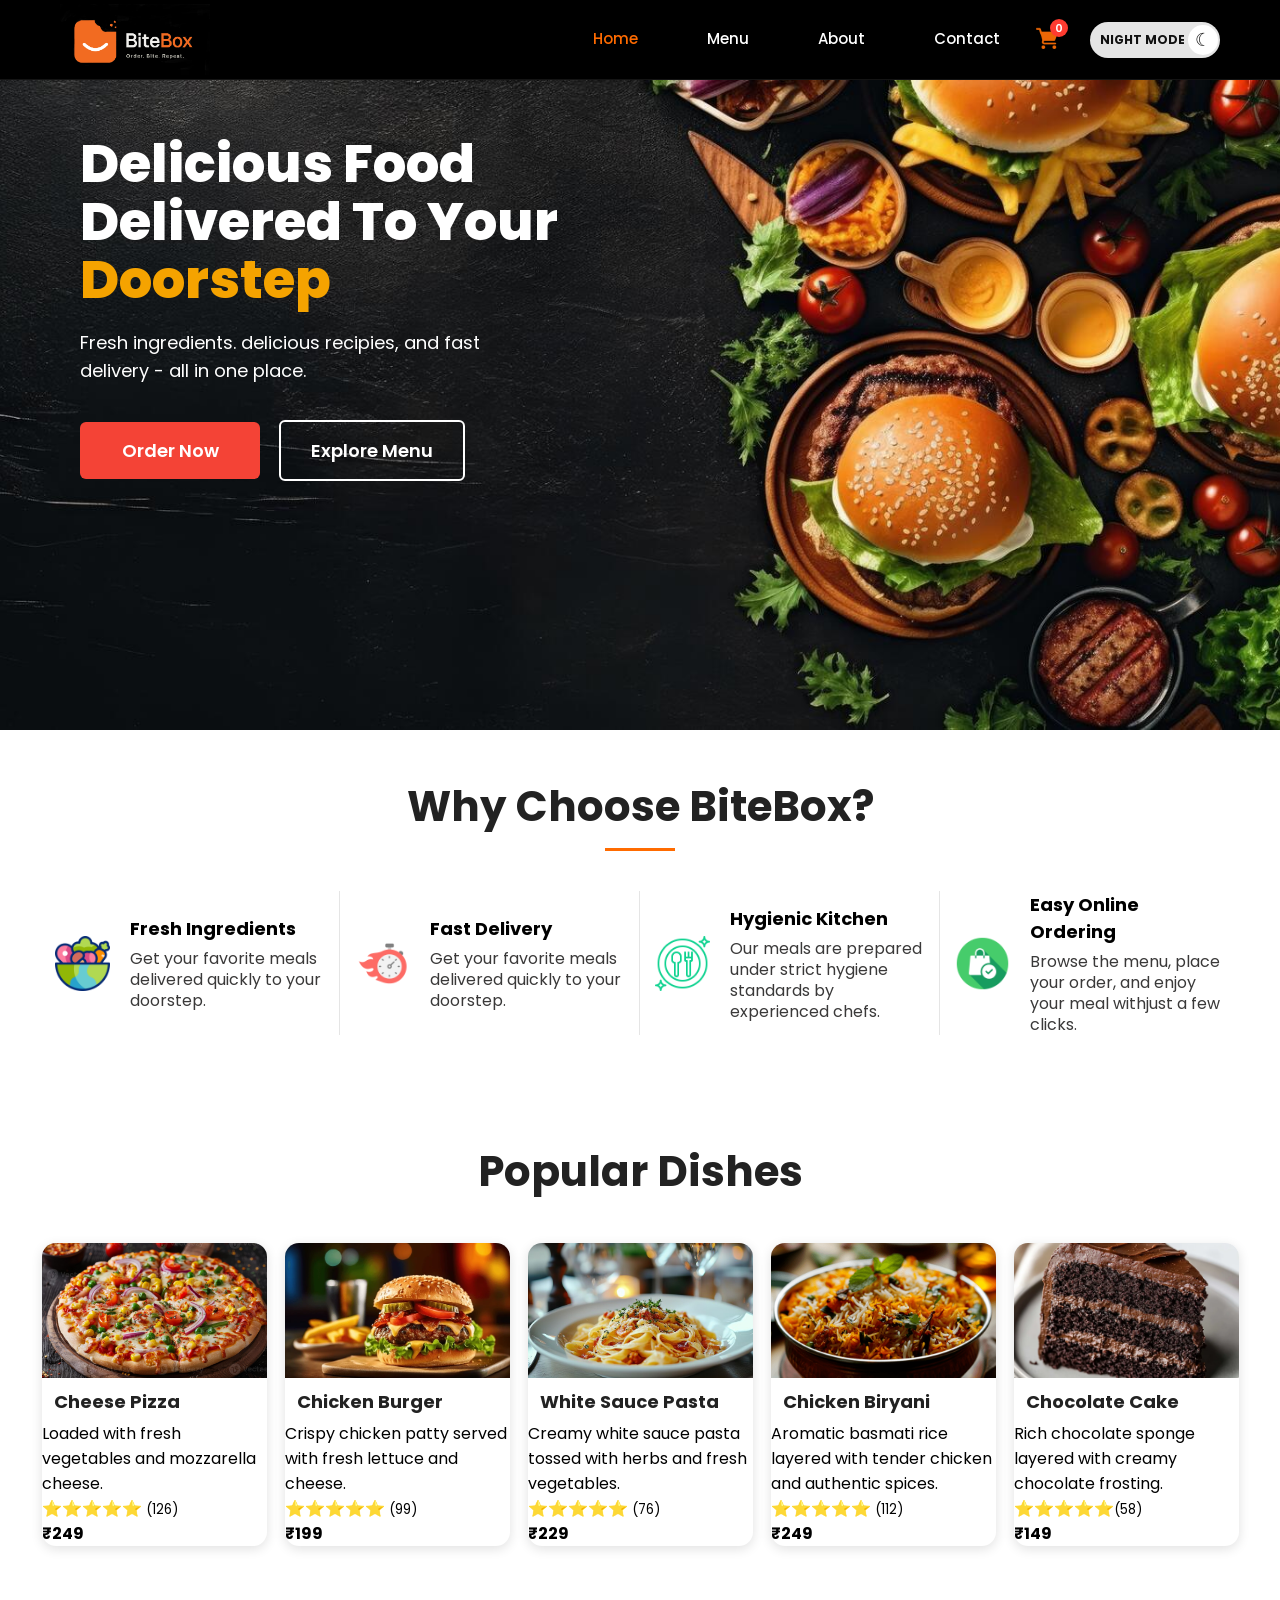
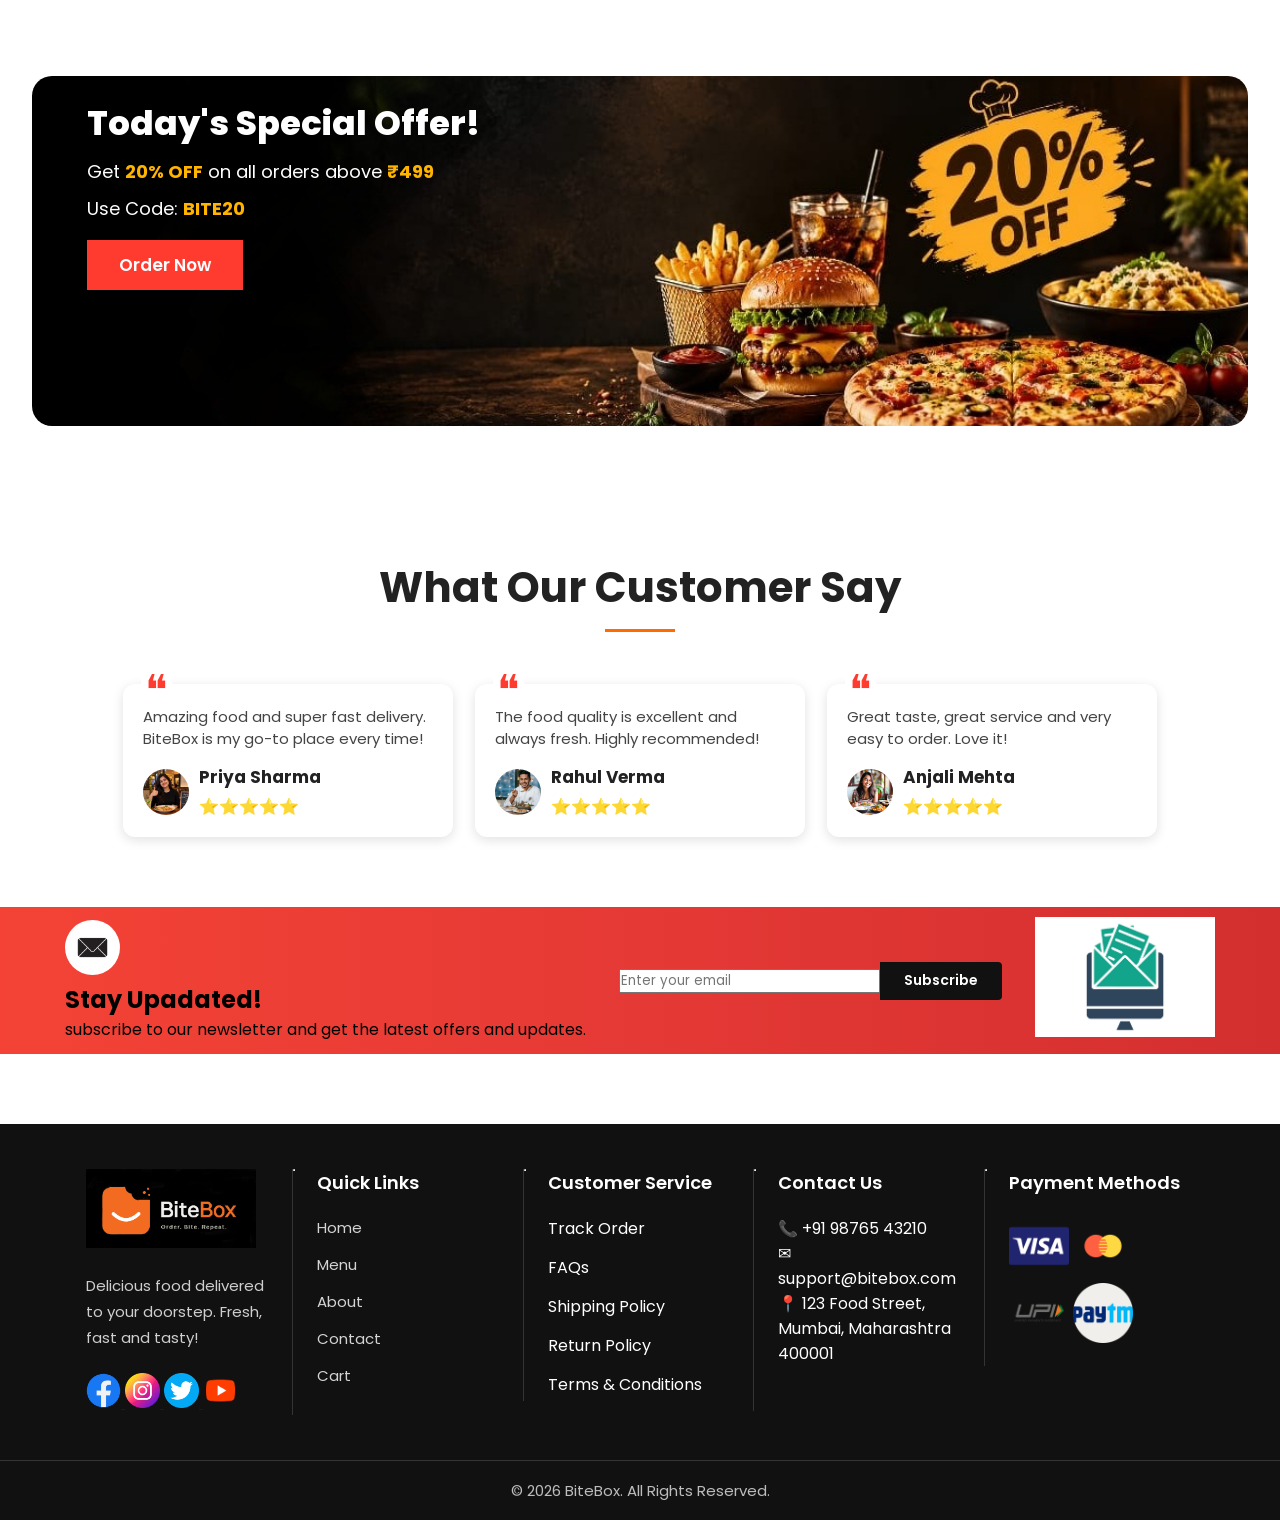
<file: index.html>
<!DOCTYPE html>
<html lang="en">

<head>
    <meta charset="UTF-8">
    <meta name="viewport" content="width=device-width, initial-scale=1.0">
    <title>BiteBox</title>
    <link rel="stylesheet" href="css/style.css">
    <link rel="preconnect" href="https://fonts.googleapis.com">
    <link rel="preconnect" href="https://fonts.gstatic.com" crossorigin>
    <link
        href="https://fonts.googleapis.com/css2?family=Lobster+Two:ital,wght@0,400;0,700;1,400;1,700&family=Poppins:ital,wght@0,100;0,200;0,300;0,400;0,500;0,600;0,700;0,800;0,900;1,100;1,200;1,300;1,400;1,500;1,600;1,700;1,800;1,900&display=swap"
        rel="stylesheet">
    <link rel="stylesheet" href="css/responsive.css">

    <link rel="stylesheet" href="./css/dark-mode.css">
</head>

<body>

    <header>
        <img src="assets/icon/bb.png" alt="BiteBox Logo" width="150">
        <nav>
            <a href="index.html" target="_blank" class="active">Home</a> |
            <a href="menu.html" target="_blank">Menu</a> |
            <a href="about.html" target="_blank">About</a> |
            <a href="contact.html" target="_blank">Contact</a>
            <a href="cart.html" class="cart-icon">
                <span class="cart-wrapper">
                    <img src="assets/icon/cart.png" alt="Cart Icon" width="22" height="22">
                    <span id="cart-count">0</span>
                </span>
            </a>


            <button type="button" id="theme-toggle" class="theme-toggle">
                <span class="theme-icon">☀</span>
                <span class="theme-text"> DAY MODE</span>
            </button>
        </nav>
    </header>

    <main>

        <section id="home-hero">
            <h2>Delicious Food Delivered To Your <span>Doorstep</span></h2>
            <p>
                Fresh ingredients. delicious recipies, and fast delivery - all in one place.
            </p>
            <div class="hero-buttons">
                <a href="menu.html" class="order-btn">Order Now</a>
                <a href="menu.html" class="menu-btn">Explore Menu</a>
            </div>
        </section>

        <section id="features">
            <h2>Why Choose BiteBox?</h2>

            <article>
                <img src="assets/icon/fresh.png" alt="Fresh ingredients" width="80">
                <div>
                    <h3>Fresh Ingredients</h3>
                    <p>Get your favorite meals delivered quickly to your doorstep.</p>
                </div>
            </article>

            <article>
                <img src="assets/icon/quick.png" alt="Fast Delivery" width="80">
                <div>
                    <h3>Fast Delivery</h3>
                    <p>Get your favorite meals delivered quickly to your doorstep.</p>
                </div>
            </article>

            <article>
                <img src="assets/icon/clean.png" alt="Hygienic Kitchen" width="80">
                <div>
                    <h3>Hygienic Kitchen</h3>
                    <p>Our meals are prepared under strict hygiene standards by experienced chefs. </p>
                </div>
            </article>

            <article>
                <img src="assets/icon/shopping-bag.png" alt="Easy Online Ordering" width="80">
                <div>
                    <h3>Easy Online Ordering</h3>
                    <p>Browse the menu, place your order, and enjoy your meal withjust a few clicks.</p>
                </div>
            </article>
        </section>


        <section id="popular-dishes">
            <h2>Popular Dishes</h2>

            <article>
                <img src="assets/image/pizza.jpg" alt="Cheese Pizza" width="220">
                <h3>Cheese Pizza</h3>
                <p>
                    Loaded with fresh vegetables and mozzarella cheese.
                </p>
                <p> <span>⭐⭐⭐⭐⭐ </span> <small>(126)</small></p>
                <p> <strong> ₹249 </strong></p>
            </article>

            <article>
                <img src="assets/image/burger.webp" alt="Chicken Burger" width="220">
                <h3>Chicken Burger</h3>
                <p>
                    Crispy chicken patty served with fresh lettuce and cheese.
                </p>
                <p> <span>⭐⭐⭐⭐⭐ </span> <small> (99)</small> </p>
                <p> <strong>₹199</strong> </p>
            </article>

            <article>
                <img src="assets/image/pasta.jpg" alt="White Sauce Pasta" width="220">
                <h3>White Sauce Pasta</h3>
                <p>
                    Creamy white sauce pasta tossed with herbs and fresh vegetables.
                </p>
                <p> <span>⭐⭐⭐⭐⭐ </span><small> (76) </small> </p>
                <p> <strong>₹229</strong></p>
            </article>

            <article>
                <img src="assets/image/veg_biryani.png" alt="Chicken Biryani" width="220">
                <h3>Chicken Biryani</h3>
                <p>
                    Aromatic basmati rice layered with tender chicken and authentic spices.
                </p>
                <p> <span>⭐⭐⭐⭐⭐ </span><small>(112)</small> </p>
                <p><strong>₹249</strong></p>
            </article>

            <article>
                <img src="assets/image/choco.webp" alt="Chocolate Cake" width="220">
                <h3>Chocolate Cake</h3>
                <p>
                    Rich chocolate sponge layered with creamy chocolate frosting.
                </p>
                <p><span>⭐⭐⭐⭐⭐</span><small>(58)</small> </p>
                <p> <strong>₹149</strong></p>
            </article>
        </section>

        <!--Todays Special Offers -->
        <section id="offer">

            <div class="offer-content">
                <h2>Today's Special Offer!</h2>
                <p> Get <strong>20% OFF</strong> on all orders above
                    <strong>₹499</strong>
                </p>
                <p> Use Code: <strong>BITE20</strong> </p>
                <a href="menu.html"> Order Now </a>
            </div>
        </section>

        <section id="reviews">
            <h2>What Our Customer Say</h2>

            <article>
                <p>Amazing food and super fast delivery. BiteBox is my go-to place every time!</p>
                <div class="customer">
                    <img src="assets/image/cus1.png" alt="Priya Sharma" width="80" height="80">
                    <div>
                        <h3>Priya Sharma</h3>
                        <p> <span>⭐⭐⭐⭐⭐</span> </p>
                    </div>
                </div>
            </article>

            <article>
                <p>The food quality is excellent and always fresh. Highly recommended!</p>
                <div class="customer">
                    <img src="assets/image/cus2.jpg" alt="Rahul Verma" width="100" height="80">
                    <div>
                        <h3>Rahul Verma</h3>
                        <p> <span>⭐⭐⭐⭐⭐</span> </p>
                    </div>
                </div>
            </article>

            <article>
                <p>Great taste, great service and very easy to order. Love it!</p>
                <div class="customer">
                    <img src="assets/image/cus3.jpg" alt="Anjali Mehta" width="80" height="80">
                    <div>
                        <h3>Anjali Mehta</h3>
                        <p> <span>⭐⭐⭐⭐⭐</span> </p>
                    </div>
                </div>
            </article>
        </section>

        <section id="newsletter">
            <div class="newsletter-content">
                <img src="assets/image/mail.webp" alt="Newsletter Icon" width="80" height="80">
                <div>
                    <h2>Stay Upadated!</h2>
                    <p>subscribe to our newsletter and get the latest offers and updates.</p>
                </div>
            </div>

            <div class="newletter-form">
                <input type="email" placeholder="Enter your email">
                <button>Subscribe</button>
            </div>

            <div class="newsletter-image">
                <img src="assets/image/news_letter.jpg" alt="180" height="120">
            </div>


        </section>


        <footer>
            <div class="footer-container">

                <section>
                    <img src="assets/icon/bb.png" alt="BiteBox Logo" width="180">
                    <p> Delicious food delivered to your doorstep.
                        Fresh, fast and tasty!
                    </p>

                    <a href="#">
                        <img src="assets/icon/communication.png" alt="Facebook" width="35" height="35">
                    </a>

                    <a href="#">
                        <img src="assets/icon/instagram.png" alt="Instagram" width="35" height="35">
                    </a>

                    <a href="#">
                        <img src="assets/icon/twitter.png" alt="Twitter" width="35" height="35">
                    </a>

                    <a href="#">
                        <img src="assets/icon/yt.png" alt="YouTube" width="35" height="35">
                    </a>
                </section>

                <hr>


                <section>
                    <h3>Quick Links</h3>
                    <ul>
                        <li><a href="index.html">Home</a></li>
                        <li><a href="menu.html">Menu</a></li>
                        <li><a href="about.html">About</a></li>
                        <li><a href="contact.html">Contact</a></li>
                        <li><a href="cart.html">Cart</a></li>
                    </ul>
                </section>

                <hr>


                <section>
                    <h3>Customer Service</h3>
                    <ul>
                        <li>Track Order</li>
                        <li>FAQs</li>
                        <li>Shipping Policy</li>
                        <li>Return Policy</li>
                        <li>Terms & Conditions</li>
                    </ul>
                </section>

                <hr>


                <section>
                    <h3>Contact Us</h3>
                    <p>📞 +91 98765 43210</p>
                    <p>✉ support@bitebox.com</p>
                    <p>📍 123 Food Street, Mumbai, Maharashtra 400001 </p>
                </section>

                <hr>


                <section>
                    <h3>Payment Methods</h3>
                    <img src="assets/icon/visa.png" alt="Visa" width="60">
                    <img src="assets/icon/mastercard.png" alt="MasterCard" width="60">
                    <img src="assets/icon/upi.png" alt="UPI" width="60">
                    <img src="assets/icon/paytm.png" alt="Paytm" width="60">
                </section>

            </div>
            <p> © 2026 BiteBox. All Rights Reserved. </p>

        </footer>
    </main>

    <script src="js/script.js"></script>
</body>

</html>
</file>
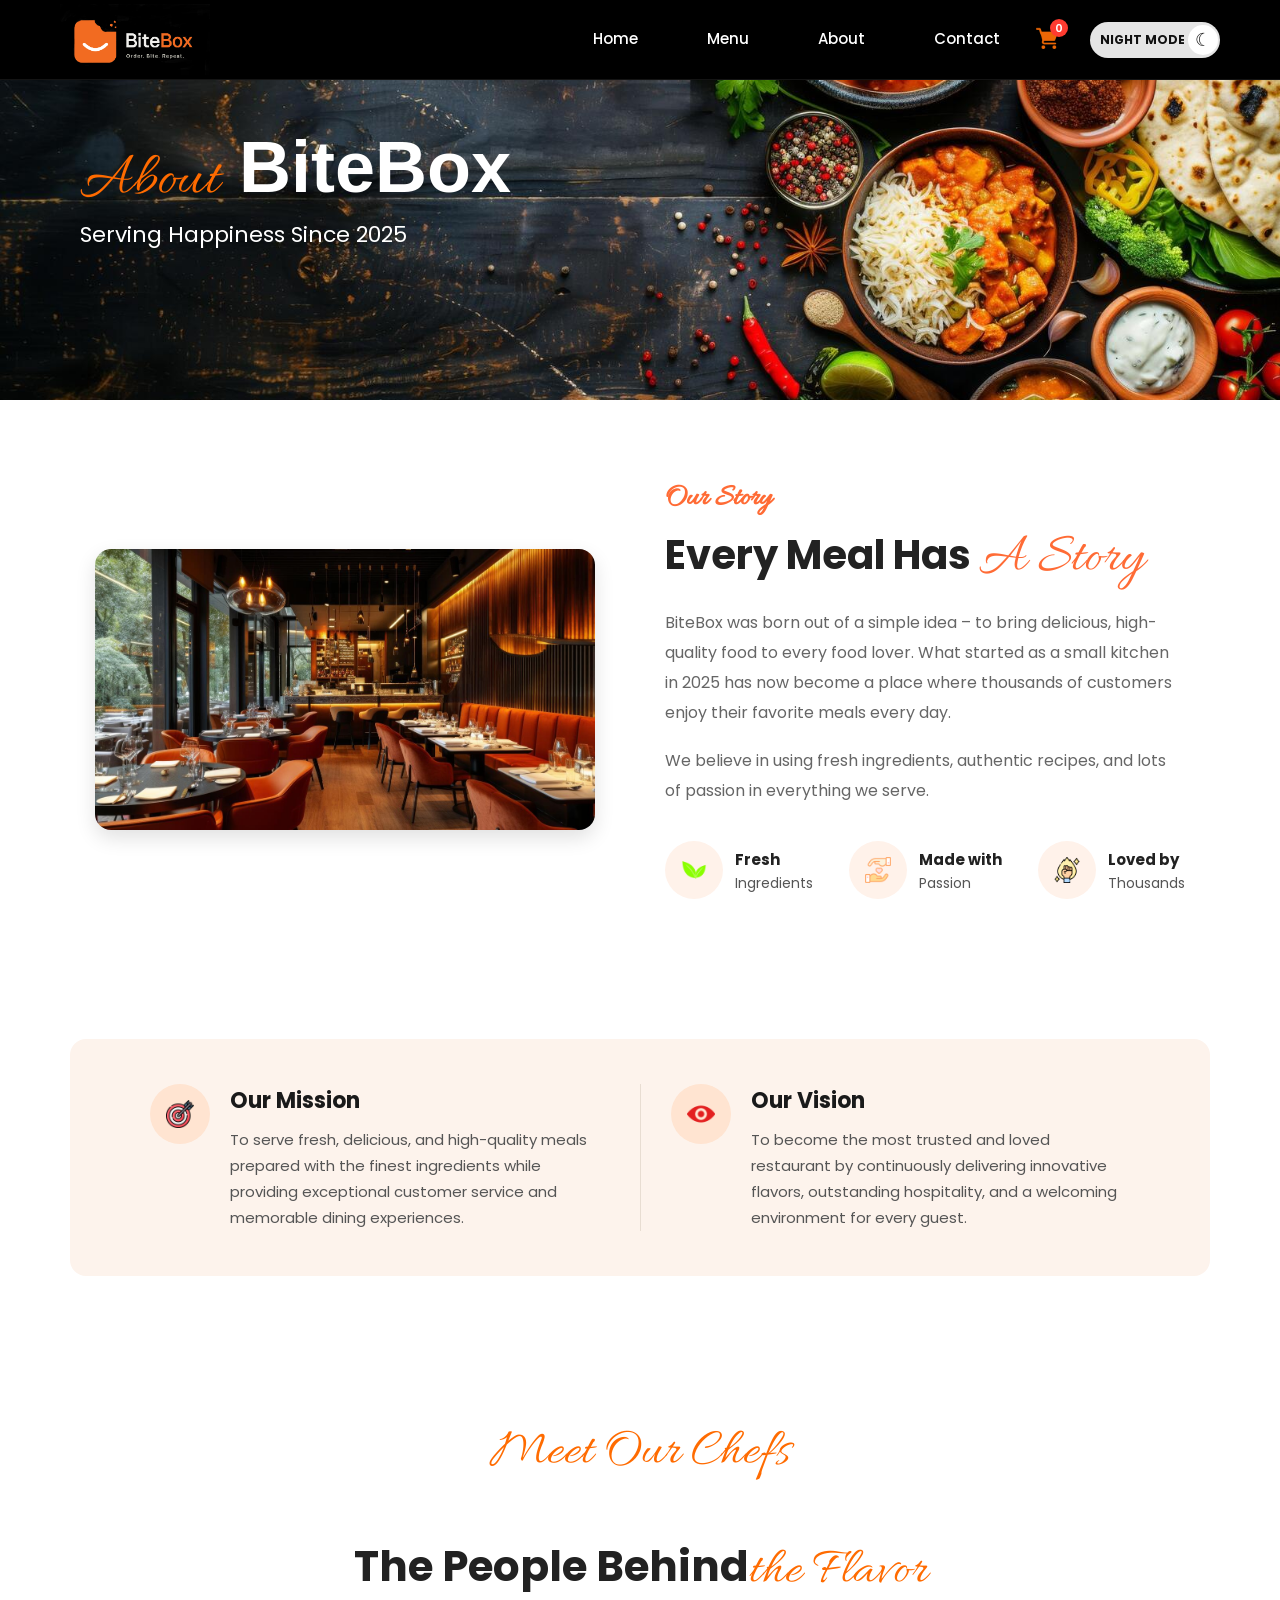
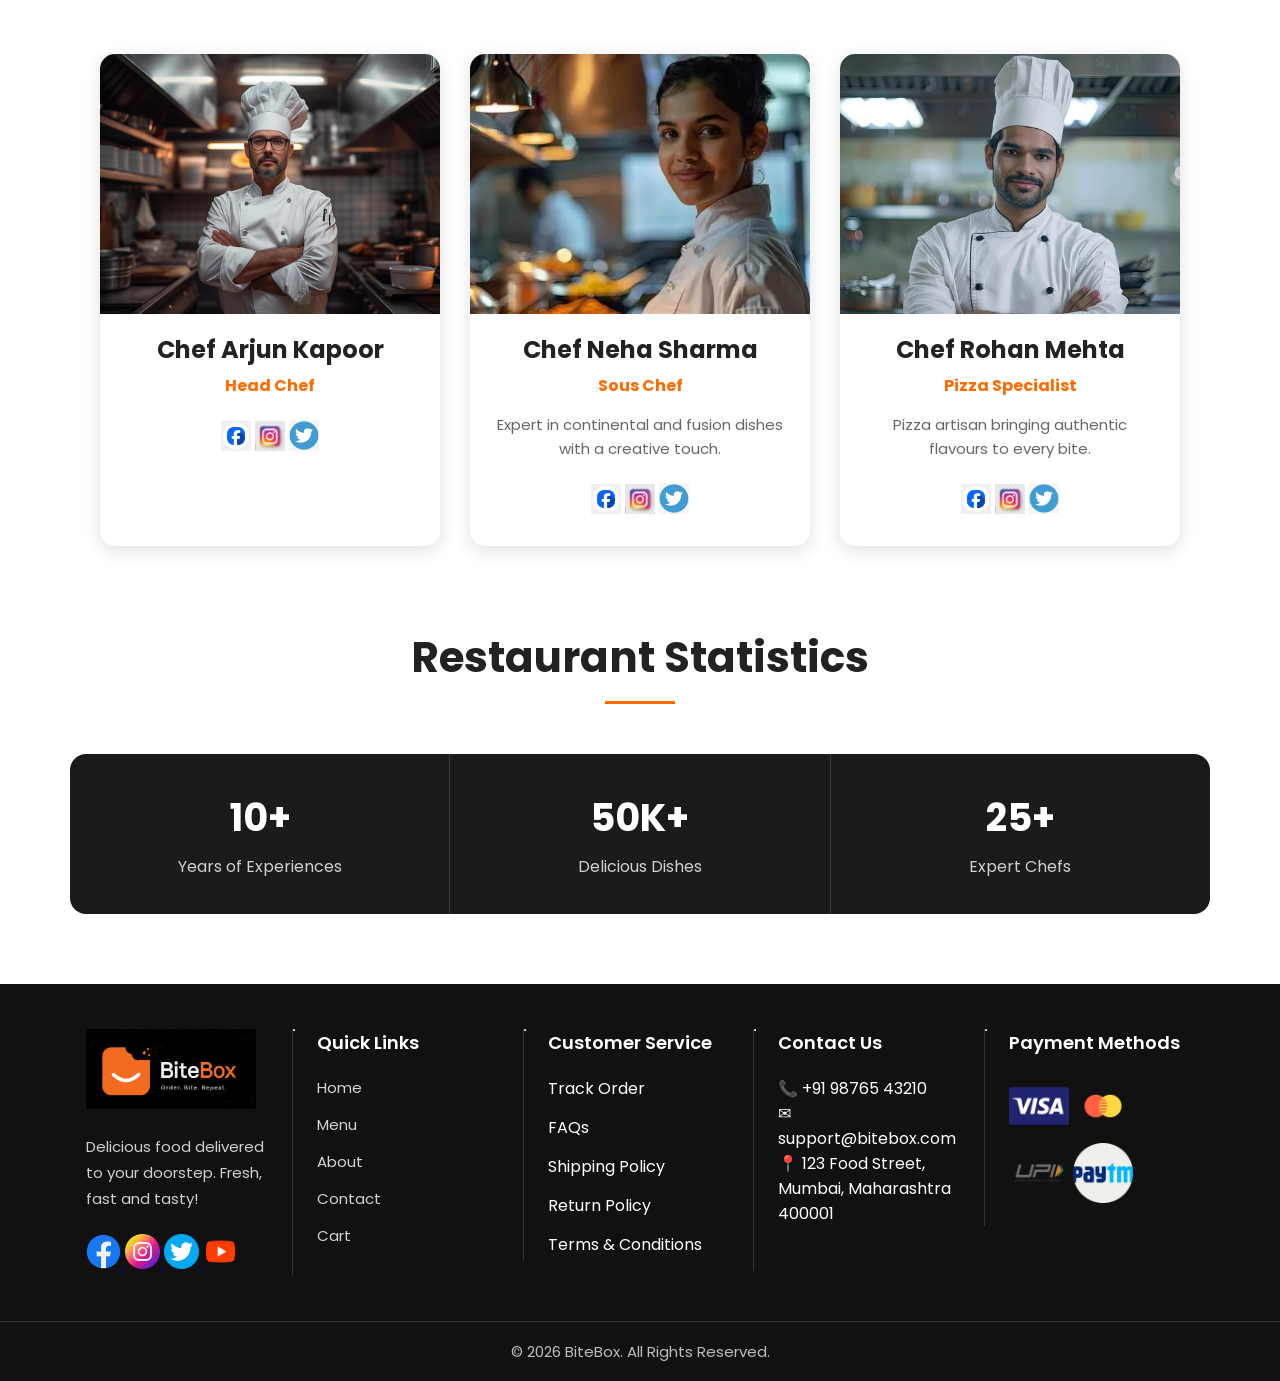
<file: about.html>
<!DOCTYPE html>
<html lang="en">

<head>
    <meta charset="UTF-8">
    <meta name="viewport" content="width=device-width, initial-scale=1.0">
    <title>About - BiteBox</title>
    <link rel="stylesheet" href="css/about.css">

    <link rel="preconnect" href="https://fonts.googleapis.com">
    <link rel="preconnect" href="https://fonts.gstatic.com" crossorigin>
    <link href="https://fonts.googleapis.com/css2?family=Great+Vibes&family
    =Montserrat:wght@400;600;700;800&family=Pacifico&family=Poppins:wght@300;
    400;500;600;700&display=swap" rel="stylesheet">
    <link rel="preconnect" href="https://fonts.googleapis.com">
    <link rel="preconnect" href="https://fonts.gstatic.com" crossorigin>
    <link href="https://fonts.googleapis.com/css2?family=Allura&display=swap" rel="stylesheet">
    <link rel="stylesheet" href="css/responsive.css">
    <link rel="stylesheet" href="/css/dark-mode.css">
</head>

<body>

    <header>
        <img src="assets/icon/bb.png" alt="BiteBox Logo" width="150">
        <nav>
            <a href="index.html" target="_blank">Home</a> |
            <a href="menu.html" target="_blank">Menu</a> |
            <a href="about.html" target="_blank">About</a> |
            <a href="contact.html" target="_blank">Contact</a>
            <a href="cart.html" class="cart-icon">
                <span class="cart-wrapper">
                    <img src="assets/icon/cart.png" alt="Cart Icon" width="22" height="22">
                    <span id="cart-count">0</span>
                </span>
            </a>

             <button type="button" id="theme-toggle" class="theme-toggle">
                <span class="theme-icon">☀</span>
                <span class="theme-text"> DAY MODE</span>
            </button>
        </nav>
    </header>

    <section id="about-hero">
        <div class="hero-content">
            <h2><span>About</span> BiteBox</h2>
            <p>Serving Happiness Since 2025 </p>
        </div>
    </section>

    <section id="story">
        <article>
            <img src="assets/image/restaurant.jpeg" alt="restaurant">

            <div class="story-content">
                <small id="title">Our Story</small>

                <h2>Every Meal Has <span>A Story</span></h2>

                <p>BiteBox was born out of a simple idea – to bring
                    delicious, high-quality food to every food lover.
                    What started as a small kitchen in 2025 has now
                    become a place where thousands of customers enjoy
                    their favorite meals every day.
                </p>

                <p>We believe in using fresh ingredients, authentic
                    recipes, and lots of passion in everything we serve.
                </p>

                <div class="story-features">
                    <article>
                        <div class="feature-icon">
                            <img src="assets/icon/plant.png" alt="">
                        </div>
                        <div>
                            <h4>Fresh</h4>
                            <p>Ingredients</p>
                        </div>
                    </article>

                    <article>
                        <div class="feature-icon">
                            <img src="assets/icon/love.png" alt="">
                        </div>
                        <div>
                            <h4>Made with</h4>
                            <p>Passion</p>
                        </div>
                    </article>

                    <article>
                        <div class="feature-icon">
                            <img src="assets/icon/passion.png" alt="">
                        </div>
                        <div>
                            <h4>Loved by</h4>
                            <p>Thousands</p>
                        </div>
                    </article>
                </div>
            </div>
        </article>
    </section>

    <section id="mission-vision">
        <div class="mv-container">
            <article>
                <div class="mv-icon">
                    <img src="assets/icon/target.png" alt="">
                </div>
                <div>
                    <h3>Our Mission</h3>
                    <p>To serve fresh, delicious, and high-quality meals
                        prepared with the finest ingredients while providing
                        exceptional customer service and memorable dining
                        experiences.
                    </p>
                </div>
            </article>

            <article>
                <div class="mv-icon">
                    <img src="assets/icon/eye.png" alt="">
                </div>
                <div>
                    <h3>Our Vision</h3>
                    <p>To become the most trusted and loved restaurant by
                        continuously delivering innovative flavors, outstanding
                        hospitality, and a welcoming environment for every guest.
                    </p>
                </div>
            </article>
        </div>
    </section>

    <section id="chefs">

        <h2><span>Meet Our Chefs</span></h2>
        <h2><b>The People Behind</b><span>the Flavor</span></h2>

        <div>
            <article>
                <img src="assets/image/chef1.jpg" width="250">
                <h3>Chef Arjun Kapoor</h3>
                <h4>Head Chef</h4>
                <p>
                <div>
                    <img src="assets/image/fb.png" width="30">
                    <img src="assets/image/insta.jpg" width="30">
                    <img src="assets/image/twit.webp" width="30">
                </div>
                </p>
            </article>

            <article>
                <img src="assets/image/chef3.webp" width="250">
                <h3>Chef Neha Sharma</h3>
                <h4>Sous Chef</h4>
                <p>Expert in continental and fusion dishes with a creative touch. </p>

                <div>
                    <img src="assets/image/fb.png" width="30">
                    <img src="assets/image/insta.jpg" width="30">
                    <img src="assets/image/twit.webp" width="30">
                </div>
            </article>

            <article>
                <img src="assets/image/chef 2.jpg" width="250">
                <h3>Chef Rohan Mehta</h3>
                <h4>Pizza Specialist</h4>
                <p>Pizza artisan bringing authentic flavours to every bite.</p>

                <div>
                    <img src="assets/image/fb.png" width="30">
                    <img src="assets/image/insta.jpg" width="30">
                    <img src="assets/image/twit.webp" width="30">
                </div>
            </article>
        </div>
    </section>

    <section id="statistics">
        <h2>Restaurant Statistics</h2>
        <div>
            <article>
                <h3>10+</h3>
                <p>Years of Experiences</p>
            </article>

            <article>
                <h3>50K+</h3>
                <p>Delicious Dishes</p>
            </article>

            <article>
                <h3>25+</h3>
                <p>Expert Chefs</p>
            </article>
        </div>
    </section>

   <footer>
        <div class="footer-container">

            <section>
                <img src="assets/icon/bb.png" alt="BiteBox Logo" width="180">
                <p> Delicious food delivered to your doorstep.
                Fresh, fast and tasty!
            </p>

            <a href="#">
                <img src="assets/icon/communication.png" alt="Facebook" width="35" height="35">
            </a>

            <a href="#">
                <img src="assets/icon/instagram.png" alt="Instagram" width="35" height="35">
            </a>

            <a href="#">
                <img src="assets/icon/twitter.png" alt="Twitter" width="35" height="35">
            </a>

            <a href="#">
                <img src="assets/icon/yt.png" alt="YouTube" width="35" height="35">
            </a>
        </section>

        <hr>


        <section>
            <h3>Quick Links</h3>
            <ul>
                <li><a href="index.html">Home</a></li>
                <li><a href="menu.html">Menu</a></li>
                <li><a href="about.html">About</a></li>
                <li><a href="contact.html">Contact</a></li>
                <li><a href="cart.html">Cart</a></li>
            </ul>
        </section>

        <hr>


        <section>
            <h3>Customer Service</h3>
            <ul>
                <li>Track Order</li>
                <li>FAQs</li>
                <li>Shipping Policy</li>
                <li>Return Policy</li>
                <li>Terms & Conditions</li>
            </ul>
        </section>
        
        <hr>
        
        
        <section>
            <h3>Contact Us</h3>
            <p>📞 +91 98765 43210</p>
            <p>✉ support@bitebox.com</p>
            <p>📍 123 Food Street, Mumbai, Maharashtra 400001 </p>
        </section>
        
        <hr>
        
        
        <section>
            <h3>Payment Methods</h3>
            <img src="assets/icon/visa.png" alt="Visa" width="60">
            <img src="assets/icon/mastercard.png" alt="MasterCard" width="60">
            <img src="assets/icon/upi.png" alt="UPI" width="60">
            <img src="assets/icon/paytm.png" alt="Paytm" width="60">
        </section>
        
    </div>
        <p> © 2026 BiteBox. All Rights Reserved. </p>

    </footer>
    <script src="/js/script.js"></script>
</body>

</html>
</file>
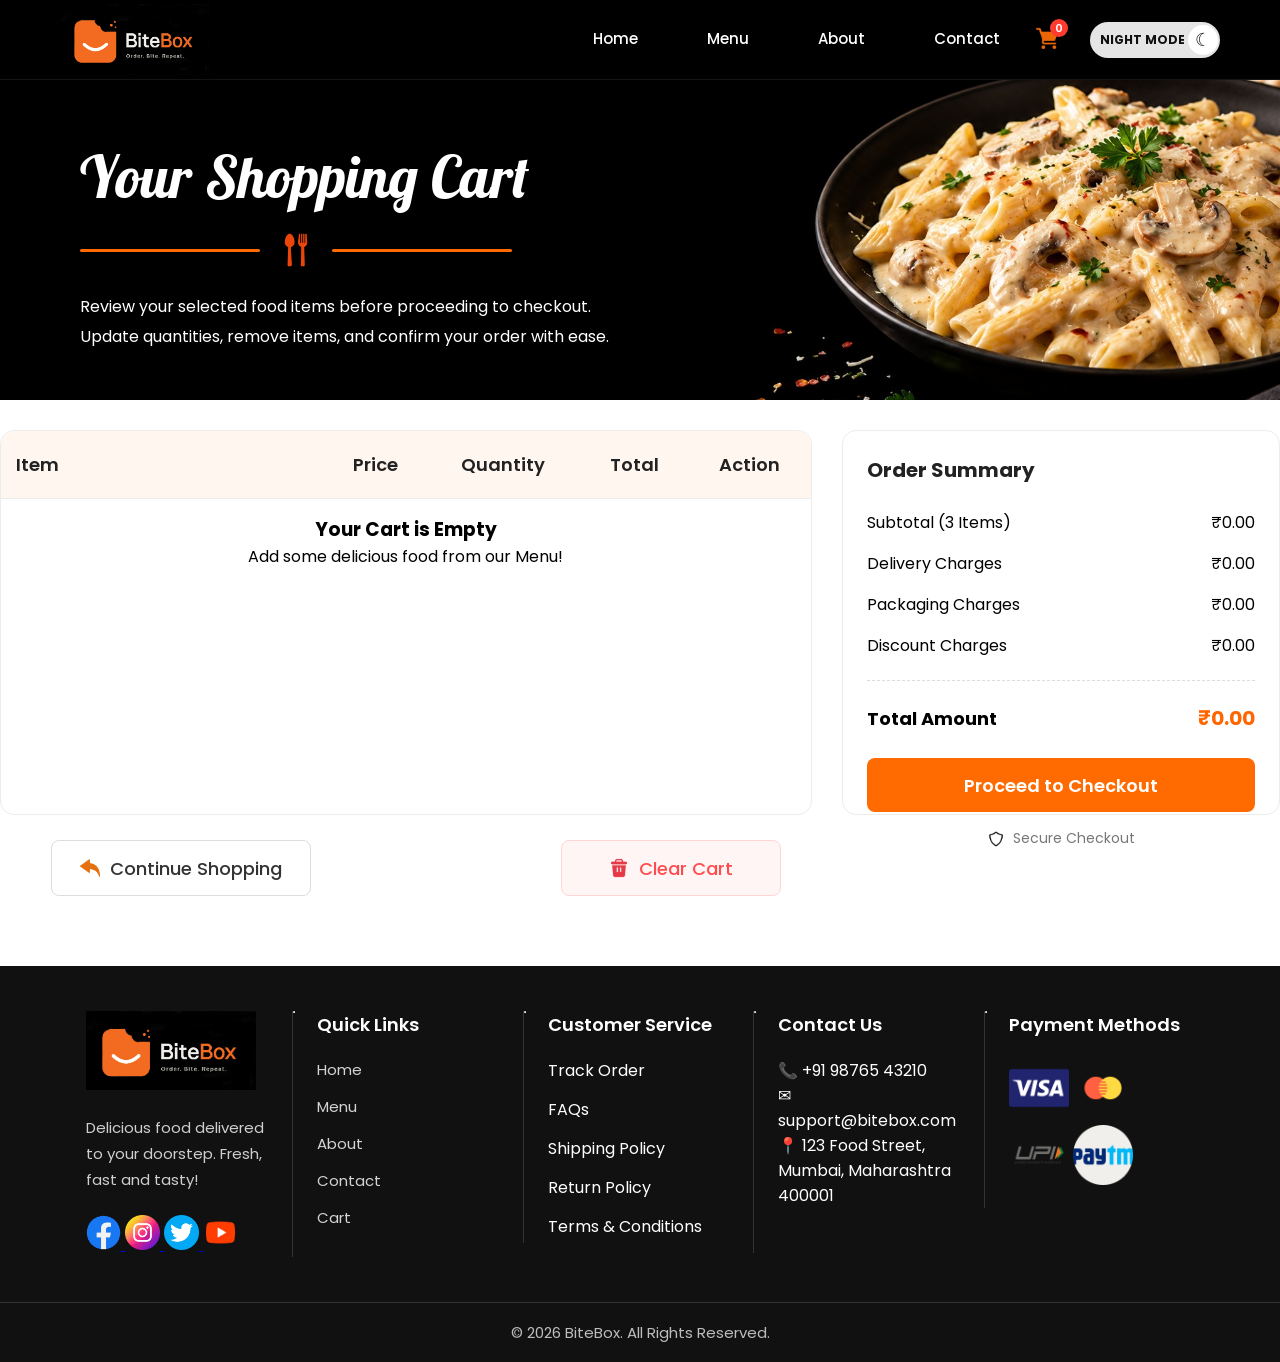
<file: cart.html>
<!DOCTYPE html>
<html lang="en">

<head>
    <meta charset="UTF-8">
    <meta name="viewport" content="width=device-width, initial-scale=1.0">
    <title>Cart - BiteBox</title>
    <link rel="stylesheet" href="css/cart.css">

    <link rel="preconnect" href="https://fonts.googleapis.com">
    <link rel="preconnect" href="https://fonts.gstatic.com" crossorigin>
    <link href="https://fonts.googleapis.com/css2?family=Great+Vibes&family
    =Montserrat:wght@400;600;700;800&family=Pacifico&family=Poppins:wght@300;
    400;500;600;700&display=swap" rel="stylesheet">
    <link rel="preconnect" href="https://fonts.googleapis.com">
    <link rel="preconnect" href="https://fonts.gstatic.com" crossorigin>
    <link href="https://fonts.googleapis.com/css2?family=Lobster&display=swap" rel="stylesheet">
    <link rel="stylesheet" href="css/responsive.css">
    <link rel="stylesheet" href="./css/dark-mode.css">
</head>

<body>
    <header>
        <img src="assets/icon/bb.png" alt="BiteBox Logo" width="150">
        <nav>
            <a href="index.html" target="_blank">Home</a> |
            <a href="menu.html" target="_blank">Menu</a> |
            <a href="about.html" target="_blank">About</a> |
            <a href="contact.html" target="_blank">Contact</a>
            <a href="cart.html" class="cart-icon">
                <span class="cart-wrapper">
                    <img src="assets/icon/cart.png" alt="Cart Icon" width="22" height="22">
                    <span id="cart-count">0</span>
                </span>
            </a>

            <button type="button" id="theme-toggle" class="theme-toggle">
                <span class="theme-icon">☀</span>
                <span class="theme-text"> DAY MODE</span>
            </button>
        </nav>
    </header>

    <section id="cart-hero">
        <h1>Your Shopping Cart</h1>
        <div class="divider">
            <hr>
            <img src="assets/icon/fork-and-spoon.png" alt="Fork and Spoon">
            <hr>

        </div>
        <p> Review your selected food items before proceeding to checkout.
            <br>
            Update quantities, remove items, and confirm your order with ease.
        </p>
    </section>
    <section class="main">
        <section id="shopping-cart">
            <table>
                <thead>
                    <tr>
                        <th>Item</th>
                        <th>Price</th>
                        <th>Quantity</th>
                        <th>Total</th>
                        <th>Action</th>
                    </tr>
                </thead>

                <tbody>

  
                </tbody>
            </table>
        </section>

        <aside id="order-summary">
            <h2>Order Summary</h2>

            <p> <span>Subtotal (3 Items)</span>
                <span id="subtotal-amount">₹0.00</span>
            </p>

            <p> <span>Delivery Charges</span>
                <span id="delivery-amount">₹0.00</span>
            </p>

            <p> <span>Packaging Charges</span>
                <span id="packaging-amount">₹0.00</span>
            </p>

            <p id="discount-row"> <span>Discount Charges</span>
                <span id="discount-amount">₹0.00</span>
            </p>

            <hr>
            <h3> <span>Total Amount</span> <span id="total-amount">₹0.00</span> </h3>

            <button type="button"> Proceed to Checkout </button>
            <p> <img src="assets/icon/shield.png" width="18" height="18">
                Secure Checkout </p>
        </aside>

    </section>
    <!-- cart action butons -->

    <section id="cart-actions">
        <a href="menu.html">
            <img src="assets/icon/back.png" alt="left-arrow" width="18" height="18">Continue Shopping
        </a>

        <button type="button">
            <img src="assets/icon/delete.png" alt="delete icon" width="18" height="18">Clear Cart
        </button>
    </section>

    <footer>
        <div class="footer-container">

            <section>
                <img src="assets/icon/bb.png" alt="BiteBox Logo" width="180">
                <p> Delicious food delivered to your doorstep.
                    Fresh, fast and tasty!
                </p>

                <a href="#">
                    <img src="assets/icon/communication.png" alt="Facebook" width="35" height="35">
                </a>

                <a href="#">
                    <img src="assets/icon/instagram.png" alt="Instagram" width="35" height="35">
                </a>

                <a href="#">
                    <img src="assets/icon/twitter.png" alt="Twitter" width="35" height="35">
                </a>

                <a href="#">
                    <img src="assets/icon/yt.png" alt="YouTube" width="35" height="35">
                </a>
            </section>

            <hr>


            <section>
                <h3>Quick Links</h3>
                <ul>
                    <li><a href="index.html">Home</a></li>
                    <li><a href="menu.html">Menu</a></li>
                    <li><a href="about.html">About</a></li>
                    <li><a href="contact.html">Contact</a></li>
                    <li><a href="cart.html">Cart</a></li>
                </ul>
            </section>

            <hr>


            <section>
                <h3>Customer Service</h3>
                <ul>
                    <li>Track Order</li>
                    <li>FAQs</li>
                    <li>Shipping Policy</li>
                    <li>Return Policy</li>
                    <li>Terms & Conditions</li>
                </ul>
            </section>

            <hr>


            <section>
                <h3>Contact Us</h3>
                <p>📞 +91 98765 43210</p>
                <p>✉ support@bitebox.com</p>
                <p>📍 123 Food Street, Mumbai, Maharashtra 400001 </p>
            </section>

            <hr>


            <section>
                <h3>Payment Methods</h3>
                <img src="assets/icon/visa.png" alt="Visa" width="60">
                <img src="assets/icon/mastercard.png" alt="MasterCard" width="60">
                <img src="assets/icon/upi.png" alt="UPI" width="60">
                <img src="assets/icon/paytm.png" alt="Paytm" width="60">
            </section>

        </div>
        <p> © 2026 BiteBox. All Rights Reserved. </p>

    </footer>

    <script src="./js/script.js"></script>
</body>

</html>
</file>
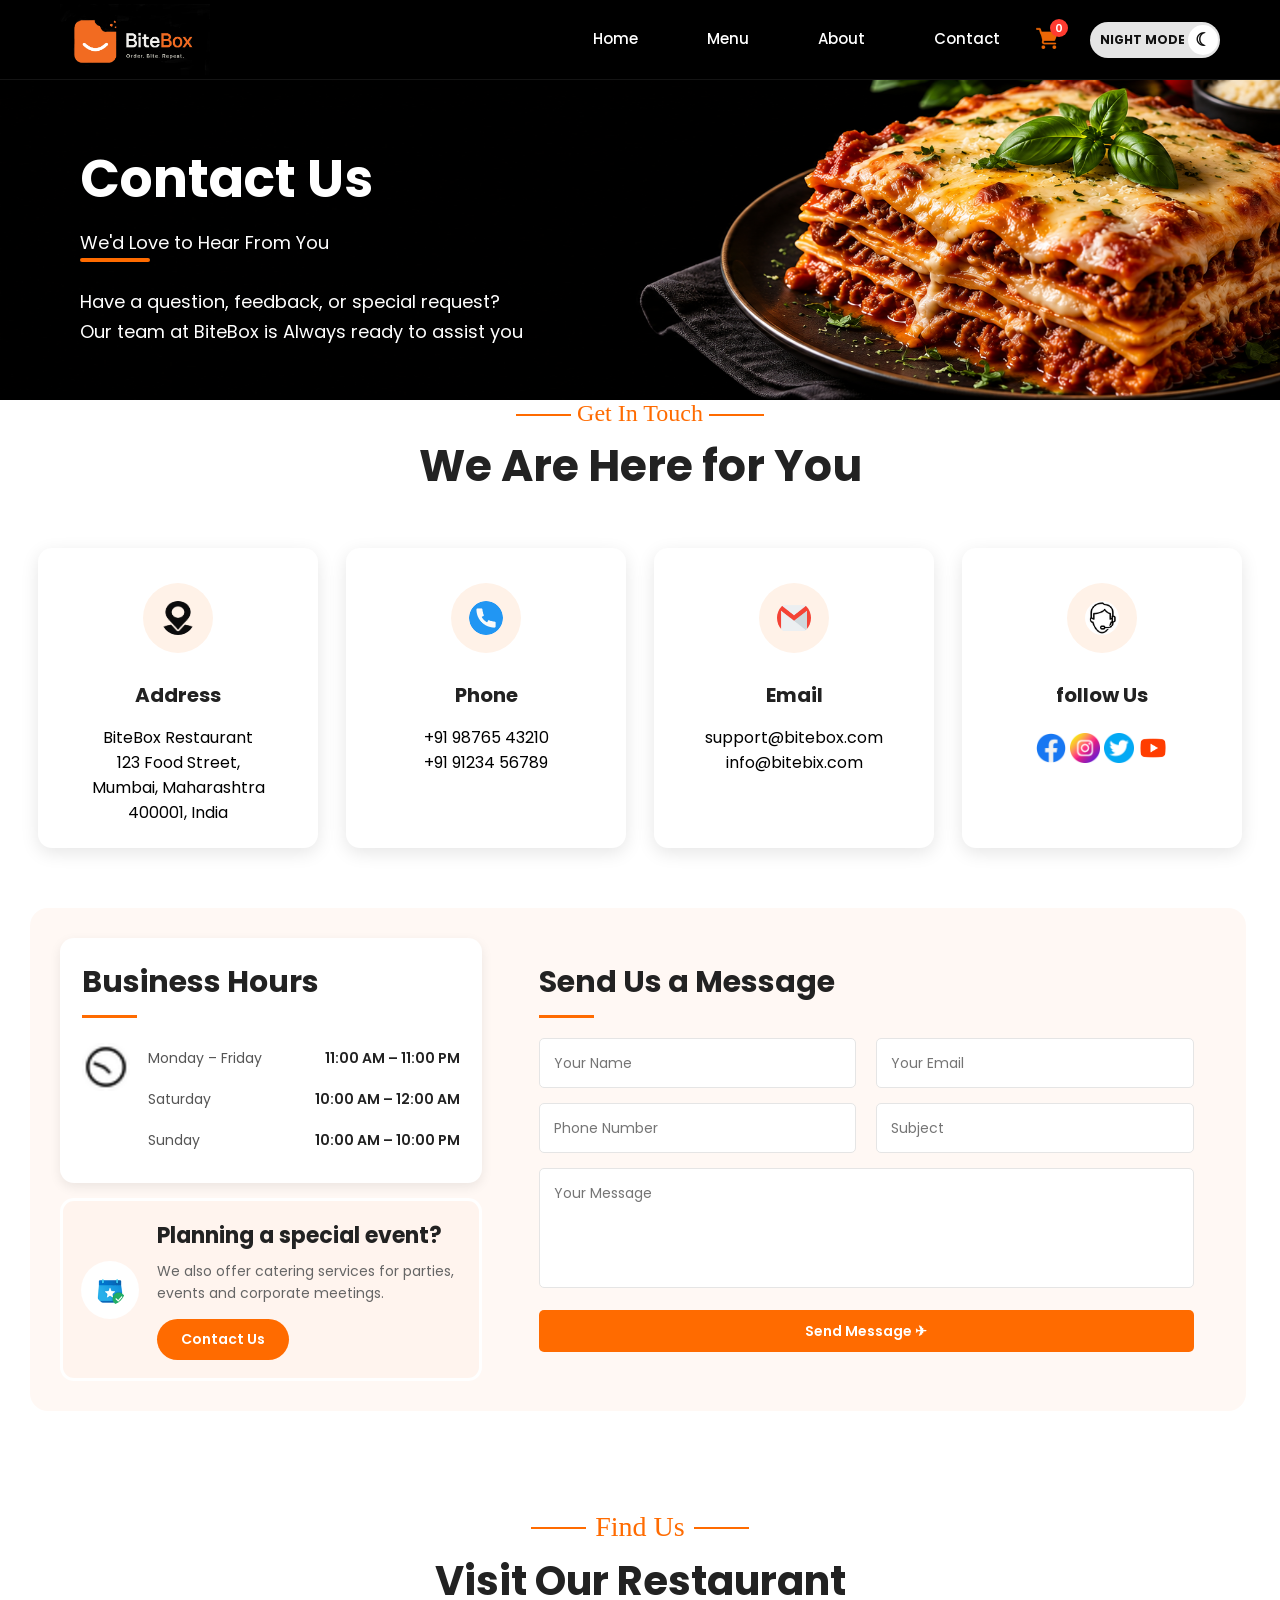
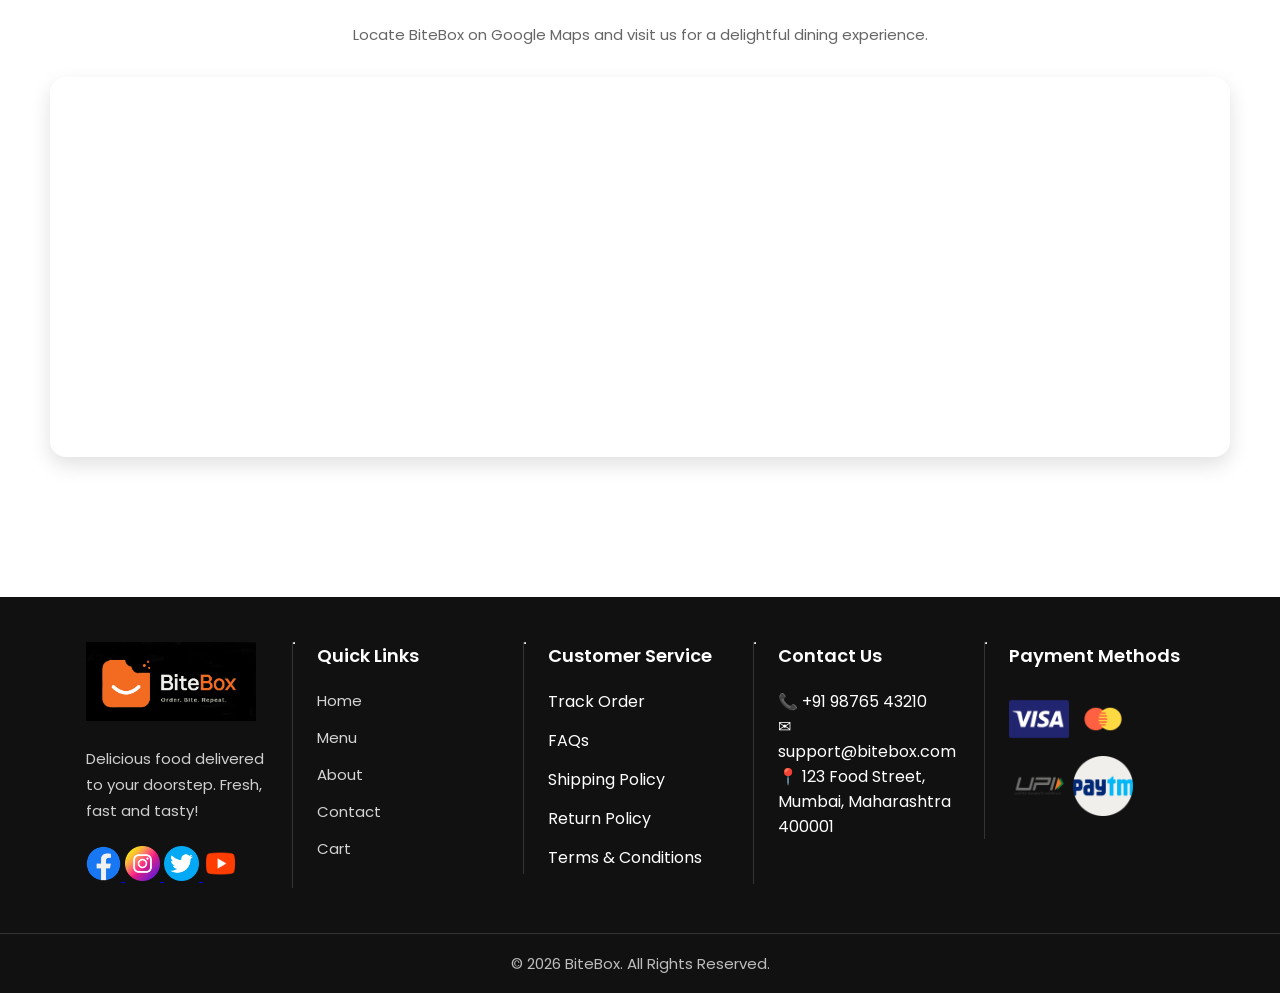
<file: contact.html>
<!DOCTYPE html>
<html lang="en">

<head>
    <meta charset="UTF-8">
    <meta name="viewport" content="width=device-width, initial-scale=1.0">
    <title>Contact - BiteBox</title>
    <link rel="stylesheet" href="css/contact.css">

    <link rel="preconnect" href="https://fonts.googleapis.com">
    <link rel="preconnect" href="https://fonts.gstatic.com" crossorigin>
    <link href="https://fonts.googleapis.com/css2?family=Great+Vibes&family
    =Montserrat:wght@400;600;700;800&family=Pacifico&family=Poppins:wght@300;
    400;500;600;700&display=swap" rel="stylesheet">
    <link rel="stylesheet" href="css/responsive.css">
    <link rel="stylesheet" href="./css/dark-mode.css">
</head>

<body>

    <header>
        <img src="assets/icon/bb.png" alt="BiteBox Logo" width="150">
        <nav>
            <a href="index.html" target="_blank">Home</a> |
            <a href="menu.html" target="_blank">Menu</a> |
            <a href="about.html" target="_blank">About</a> |
            <a href="contact.html" target="_blank">Contact</a>
          <a href="cart.html" class="cart-icon">
                <span class="cart-wrapper">
                    <img src="assets/icon/cart.png" alt="Cart Icon" width="22" height="22">
                    <span id="cart-count">0</span>
                </span>
            </a>

            <button type="button" id="theme-toggle" class="theme-toggle">
                <span class="theme-icon">☀</span>
                <span class="theme-text"> DAY MODE</span>
            </button>
        </nav>
    </header>

    <section id="contact-hero">
        <div class="hero-content">
            <h2>Contact Us</h2>
            <p>We'd Love to Hear From You</p>
            <hr>
            <p>Have a question, feedback, or special request?<br>
                Our team at BiteBox is Always ready to assist you</p>
        </div>
    </section>

    <section id="contact-info">
        <div class="section-title">
            <h4>Get In Touch</h4>
            <h2>We Are Here for You</h2>
        </div>

        <div class="contact-container">

            <!-- Address card -->
            <article>
                <img src="assets/icon/location.webp" width="50px" height="50px">
                <h3>Address</h3>
                <p>
                    BiteBox Restaurant <br>
                    123 Food Street,<br>
                    Mumbai, Maharashtra <br>
                    400001, India
                </p>
            </article>

            <!-- Phone Card -->
            <article>
                <img src="assets/icon/telephone.png" width="50px" height="50px">
                <h3>Phone</h3>
                <p> +91 98765 43210 <br>
                    +91 91234 56789</p>
            </article>

            <!-- Email Card -->
            <article>
                <img src="assets/icon/gmail.png" width="50px" height="50px">
                <h3>Email</h3>
                <p>support@bitebox.com
                    info@bitebix.com
                </p>

            </article>
            <article>
                <img src="assets/icon/support.gif" alt="support" width="50px">

                <h3>follow Us</h3>
                <a href="#"> <img src="assets/icon/communication.png" alt="facebook" width="30"></a>
                <a href="#"> <img src="assets/icon/instagram.png" alt="Instagram" width="30"></a>
                <a href="#"> <img src="assets/icon/twitter.png" alt="twitter" width="30"></a>
                <a href="#"> <img src="assets/icon/yt.png" alt="YouTube" width="30"></a>
            </article>
        </div>
    </section>

    <!--================ Contact Details Section ================-->
    <section id="contact-details">

        <!-- Left Column -->
        <div class="left-column">
            <!-- Business Hours -->
            <div class="business-card">
                <h2>Business Hours</h2>
                <hr>
                <div class="business-content">
                    <img src="assets/icon/clock.gif" alt="Clock">
                    <table>
                        <tr>
                            <td>Monday – Friday</td>
                            <td>11:00 AM – 11:00 PM</td>
                        </tr>

                        <tr>
                            <td>Saturday</td>
                            <td>10:00 AM – 12:00 AM</td>
                        </tr>

                        <tr>
                            <td>Sunday</td>
                            <td>10:00 AM – 10:00 PM</td>
                        </tr>
                    </table>
                </div>
            </div>

            <!-- Event Card -->
            <div class="event-card">
                <img src="assets/icon/event.gif" alt="Calendar">
                <div>
                    <h3>Planning a special event?</h3>
                    <p>
                        We also offer catering services for parties,
                        events and corporate meetings.
                    </p>
                    <a href="#">Contact Us</a>
                </div>
            </div>
        </div>

        <!-- Right Column -->
        <div class="right-column">
            <h2>Send Us a Message</h2>
            <hr>
            <form>
                <div class="form-row">
                    <input type="text" name="name" placeholder="Your Name">
                    <input type="email" name="email" placeholder="Your Email">
                </div>

                <div class="form-row">
                    <input type="tel" name="phone" placeholder="Phone Number">
                    <input type="text" name="subject" placeholder="Subject">
                </div>

                <textarea name="message" placeholder="Your Message"></textarea>
                <button>Send Message ✈</button>
            </form>
        </div>

        <!-- Catering Information -->
    </section>

    <section id="google-map">
        <div class="section-title">
            <h4>Find Us</h4>
            <h2>Visit Our Restaurant</h2>
            <p>Locate BiteBox on Google Maps and visit us for a delightful dining experience. </p>
        </div>
        <iframe src="https://www.google.com/maps?q=FC+Road,+Shivajinagar,+Pune,+Maharashtra+411005&output=embed"
            width="100%" height="350" loading="lazy">
        </iframe>

    </section>

    <footer>
        <div class="footer-container">

            <section>
                <img src="assets/icon/bb.png" alt="BiteBox Logo" width="180">
                <p> Delicious food delivered to your doorstep.
                Fresh, fast and tasty!
            </p>

            <a href="#">
                <img src="assets/icon/communication.png" alt="Facebook" width="35" height="35">
            </a>

            <a href="#">
                <img src="assets/icon/instagram.png" alt="Instagram" width="35" height="35">
            </a>

            <a href="#">
                <img src="assets/icon/twitter.png" alt="Twitter" width="35" height="35">
            </a>

            <a href="#">
                <img src="assets/icon/yt.png" alt="YouTube" width="35" height="35">
            </a>
        </section>

        <hr>


        <section>
            <h3>Quick Links</h3>
            <ul>
                <li><a href="index.html">Home</a></li>
                <li><a href="menu.html">Menu</a></li>
                <li><a href="about.html">About</a></li>
                <li><a href="contact.html">Contact</a></li>
                <li><a href="cart.html">Cart</a></li>
            </ul>
        </section>

        <hr>


        <section>
            <h3>Customer Service</h3>
            <ul>
                <li>Track Order</li>
                <li>FAQs</li>
                <li>Shipping Policy</li>
                <li>Return Policy</li>
                <li>Terms & Conditions</li>
            </ul>
        </section>
        
        <hr>
        
        
        <section>
            <h3>Contact Us</h3>
            <p>📞 +91 98765 43210</p>
            <p>✉ support@bitebox.com</p>
            <p>📍 123 Food Street, Mumbai, Maharashtra 400001 </p>
        </section>
        
        <hr>
        
        
        <section>
            <h3>Payment Methods</h3>
            <img src="assets/icon/visa.png" alt="Visa" width="60">
            <img src="assets/icon/mastercard.png" alt="MasterCard" width="60">
            <img src="assets/icon/upi.png" alt="UPI" width="60">
            <img src="assets/icon/paytm.png" alt="Paytm" width="60">
        </section>
        
    </div>
        <p> © 2026 BiteBox. All Rights Reserved. </p>

    </footer>
    </main>

    <script src="/js/script.js"></script>
</body>

</html>
</file>
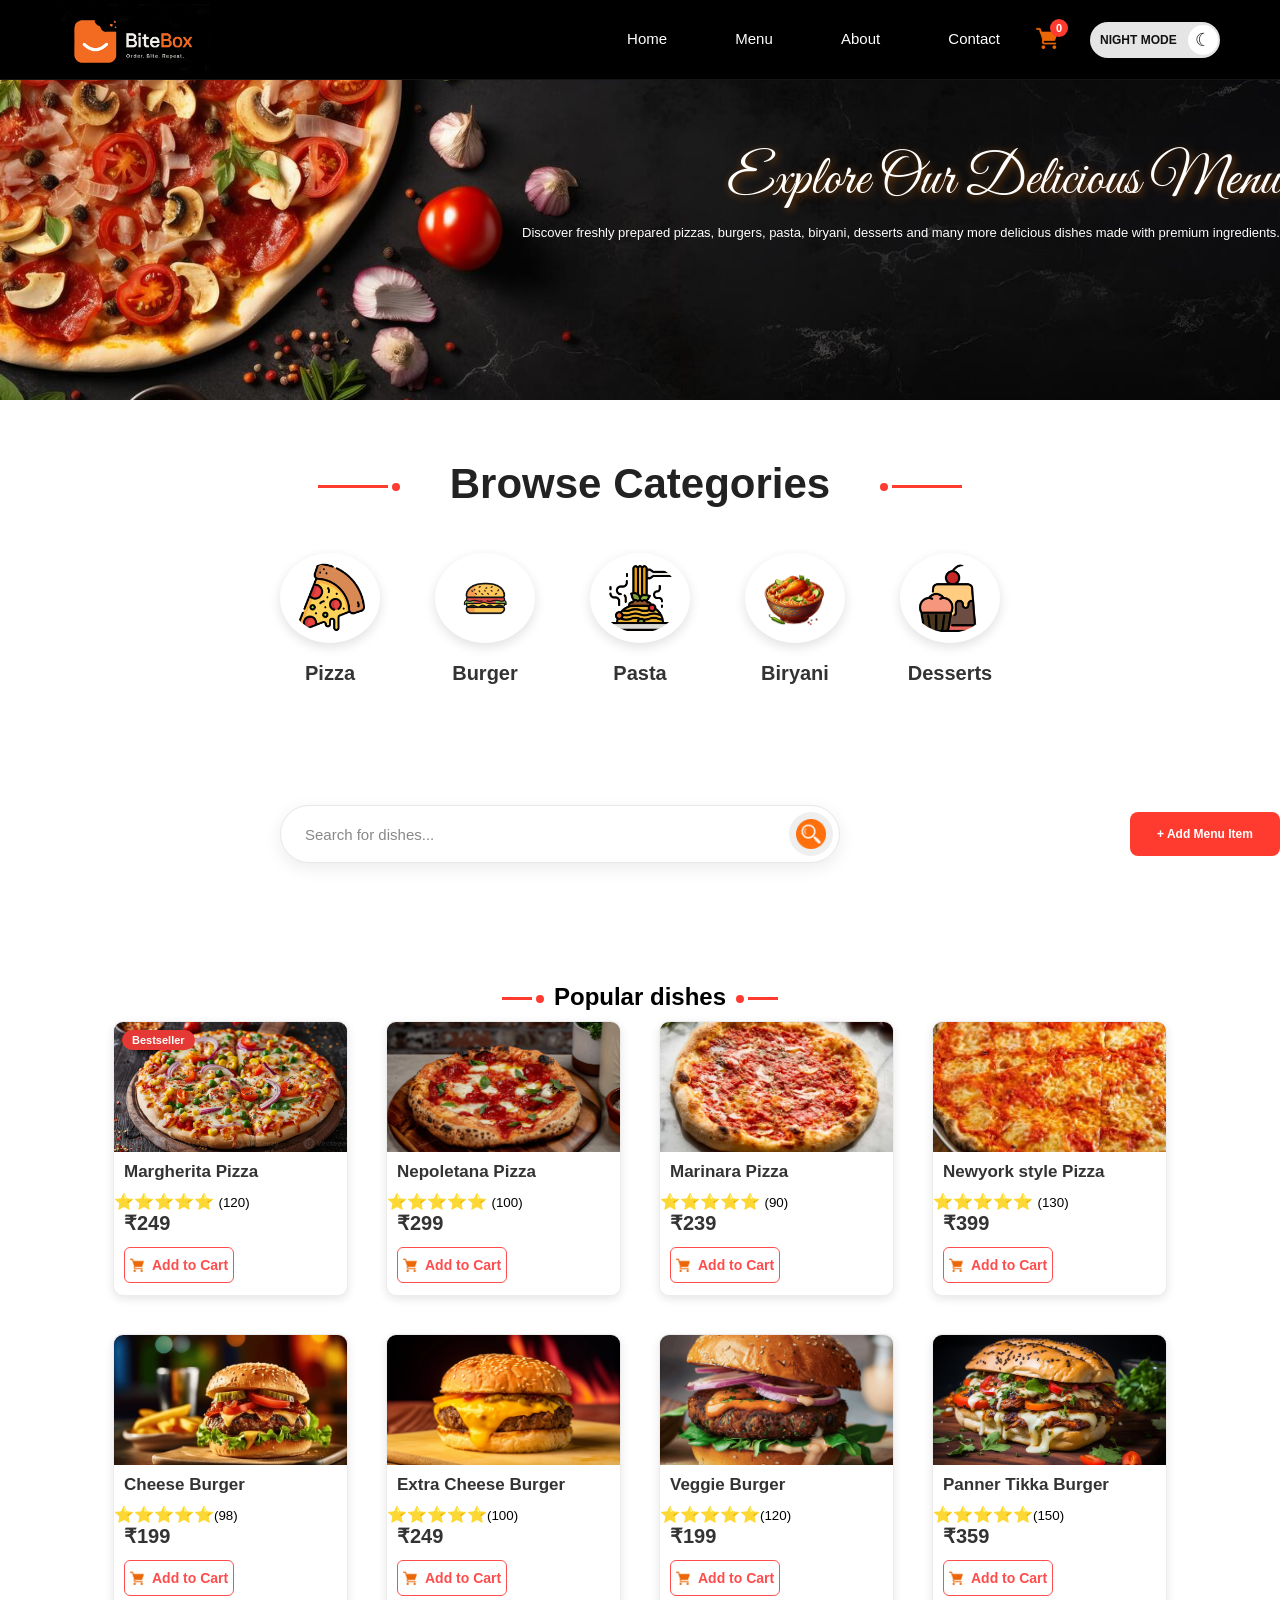
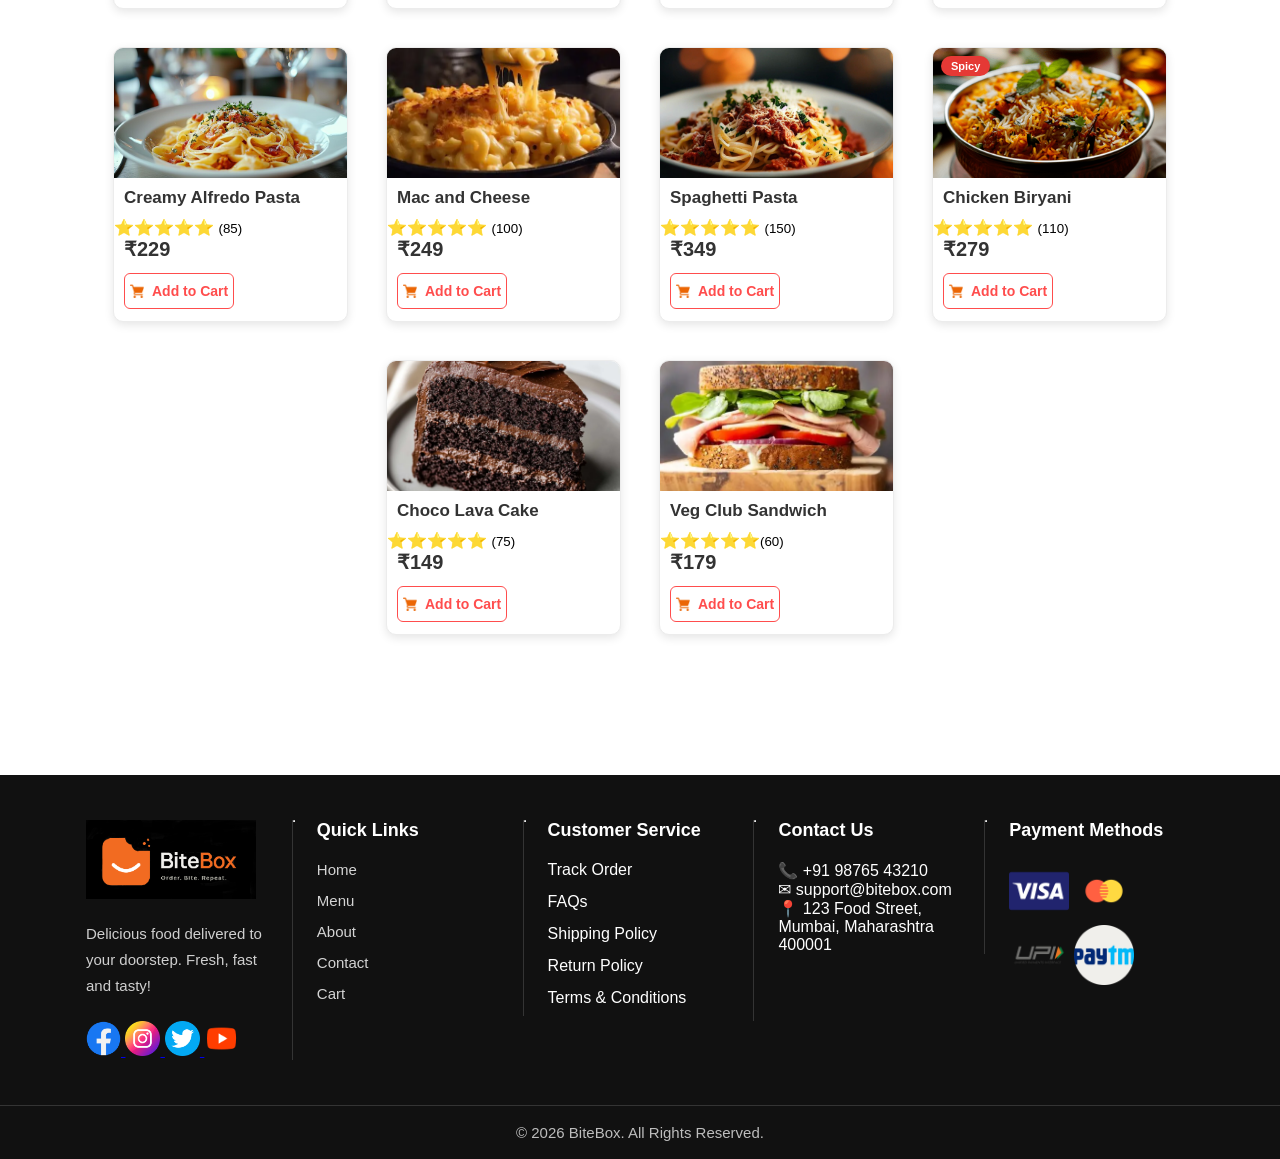
<file: menu.html>
<!DOCTYPE html>
<html lang="en">

<head>
    <meta charset="UTF-8">
    <meta name="viewport" content="width=device-width, initial-scale=1.0">
    <title>Menu - BiteBox</title>

    <link rel="stylesheet" href="css/menu.css">

    <link rel="preconnect" href="https://fonts.googleapis.com">
    <link rel="preconnect" href="https://fonts.gstatic.com" crossorigin>
    <link href="https://fonts.googleapis.com/css2?family=Great+Vibes&display=swap" rel="stylesheet">
    <link rel="stylesheet" href="css/responsive.css">
    <link rel="stylesheet" href="./css/dark-mode.css">
</head>

<body>
    <header>
        <img src="assets/icon/bb.png" alt="BiteBox Logo" width="150">
        <nav>
            <a href="index.html" target="_blank">Home</a> |
            <a href="menu.html" target="_blank">Menu</a> |
            <a href="about.html" target="_blank">About</a> |
            <a href="contact.html" target="_blank">Contact</a>
            <a href="cart.html" class="cart-icon">
                <span class="cart-wrapper">
                    <img src="assets/icon/cart.png" alt="Cart Icon" width="22" height="22">
                    <span id="cart-count">0</span>
                </span>
            </a>
            <button type="button" id="theme-toggle" class="theme-toggle">
                <span class="theme-icon">☀</span>
                <span class="theme-text"> DAY MODE</span>
            </button>
        </nav>
    </header>

    <section id="menu-hero">
        <h1>Explore Our Delicious Menu</h1>

        <p>Discover freshly prepared pizzas, burgers, pasta,
            biryani, desserts and many more delicious dishes
            made with premium ingredients.
        </p>
    </section>


    <section id="categories">
        <h2><span></span>
            Browse Categories
            <span></span>
        </h2>

        <div>
            <article>
                <img src="assets/icon/pizza_icon.png" alt="Pizza" width="120" height="120">
                <h3>Pizza</h3>
            </article>

            <article>
                <img src="assets/icon/burger_icon.webp" alt="Burger" width="120" height="120">
                <h3>Burger</h3>
            </article>

            <article>
                <img src="assets/icon/pasta_icon.png" width="120" height="120">
                <h3>Pasta</h3>
            </article>

            <article>
                <img src="assets/icon/biryani_icon.png" width="120" height="120">
                <h3>Biryani</h3>
            </article>

            <article>
                <img src="assets/icon/desert_icon.png" alt="Desserts" width="120" height="120">
                <h3>Desserts</h3>
            </article>
        </div>
    </section>

    <div class="menu-controls">
        <div class="menu-search">
            <input type="text" id="menu-search" placeholder="Search for dishes...">
            <button type="button" id="search-btn">
                <img src="./assets/icon/search.png" alt="Search" width="30" height="30">
            </button>
        </div>
        <button type="button" id="add-menu-btn"> + Add Menu Item </button>
    </div>

    <div id="menu-modal" class="menu-modal">
      <div class="menu-modal-content">
        <div class="modal-header">
          <h2>Add Menu Item</h2>
        </div>

        <form id="menu-form">

          <div class="form-row">
            <div class="form-group">
              <label for="menu-name"> Menu Item Name </label>
              <input type="text" id="menu-name" placeholder="Enter item name" required>
            </div>

            <div class="form-group">
              <label for="menu-price"> Price (₹) </label>
              <input type="number" id="menu-price" placeholder="Enter price" required>
            </div>

          </div>

          <div class="form-row">
            <div class="form-group">
              <label for="menu-category"> Category </label>
              <input type="text" id="menu-category" placeholder="Enter category" required>
            </div>
            
            <div class="form-group">
              <label for="menu-rating"> Rating (0 - 5) </label>
              <input type="text" id="menu-rating" placeholder="★★★★★" required>
            </div>

          </div>

          <div class="form-row">
            <div class="form-group">
              <label for="menu-reviews"> Number of Reviews </label>
              <input type="number" id="menu-reviews" placeholder="Enter number of reviews" 
              required>
            </div>

            <div class="form-group">
              <label for="menu-image"> Image URL / Path </label>
              <input type="text" id="menu-image" placeholder="Enter image URL or path" 
              required>
            </div>
          </div>

          <div class="form-actions">
            <button type="button" id="cancel-menu-form"> Cancel </button>
            <button type="submit"> Add Menu Item </button>
          </div>
        </form>
      </div>
    </div>

    <section id="menu-items">
        <h2><span></span>
            Popular dishes
            <span></span>
        </h2>
        <div>
            <!-- =========================PIZZA==================================== -->
            <article data-category="pizza">
                <span class="tag">Bestseller</span>
                <img src="assets/image/pizza.jpg" width="220">
                <h3>Margherita Pizza</h3>
                <p> ⭐⭐⭐⭐⭐ <small>(120)</small> </p>
                <p class="price"> <strong>₹249</strong></p>
                <button><img src="assets/icon/cart.png" alt="">Add to Cart</button>
            </article>

            <article data-category="pizza">
                <img src="assets/image/Neapolitan_pizza.webp" width="220">
                <h3>Nepoletana Pizza</h3>
                <p> ⭐⭐⭐⭐⭐ <small>(100)</small> </p>
                <p class="price"> <strong>₹299</strong></p>
                <button><img src="assets/icon/cart.png" alt="">Add to Cart</button>
            </article>

            <article data-category="pizza">
                <img src="assets/image/marinara_pizza.jpg" width="220">
                <h3>Marinara Pizza</h3>
                <p> ⭐⭐⭐⭐⭐ <small>(90)</small> </p>
                <p class="price"> <strong>₹239</strong></p>
                <button><img src="assets/icon/cart.png" alt="">Add to Cart</button>
            </article>

            <article data-category="pizza">
                <img src="assets/image/newyork_pizza.webp" width="220">
                <h3>Newyork style Pizza</h3>
                <p> ⭐⭐⭐⭐⭐ <small>(130)</small> </p>
                <p class="price"> <strong>₹399</strong></p>
                <button><img src="assets/icon/cart.png" alt="">Add to Cart</button>
            </article>

            <!-- ===========================BURGER=============================== -->
            <article data-category="burger">
                <img src="assets/image/burger.webp" width="220">
                <h3>Cheese Burger</h3>
                <p>⭐⭐⭐⭐⭐<small>(98)</small></p>
                <p class="price"> <strong> ₹199 </strong> </p>
                <button> <img src="assets/icon/cart.png" alt="cart">Add to Cart</button>
            </article>

            <article data-category="burger">
                <img src="assets/image/cheese_burger.webp" width="220">
                <h3> Extra Cheese Burger</h3>
                <p>⭐⭐⭐⭐⭐<small>(100)</small></p>
                <p class="price"> <strong> ₹249 </strong> </p>
                <button> <img src="assets/icon/cart.png" alt="cart">Add to Cart</button>
            </article>

            <article data-category="burger">
                <img src="assets/image/Veggie-Burger.png" width="220">
                <h3>Veggie Burger</h3>
                <p>⭐⭐⭐⭐⭐<small>(120)</small></p>
                <p class="price"> <strong> ₹199 </strong> </p>
                <button> <img src="assets/icon/cart.png" alt="cart">Add to Cart</button>
            </article>

            <article data-category="burger">
                <img src="assets/image/panner_burger.avif" width="220">
                <h3>Panner Tikka Burger</h3>
                <p>⭐⭐⭐⭐⭐<small>(150)</small></p>
                <p class="price"> <strong> ₹359 </strong> </p>
                <button> <img src="assets/icon/cart.png" alt="cart">Add to Cart</button>
            </article>


            <!-- =========================PASTA============================================= -->
            <article data-category="pasta">
                <img src="assets/image/pasta.jpg" width="220">
                <h3>Creamy Alfredo Pasta</h3>
                <p>⭐⭐⭐⭐⭐ <small> (85) </small>
                </p>
                <p class="price"> <strong>₹229</strong> </p>
                <button><img src="assets/icon/cart.png" alt="cart">Add to Cart</button>
            </article>

            <article data-category="pasta">
                <img src="assets/image/mac_pasta.webp" width="220">
                <h3>Mac and Cheese</h3>
                <p>⭐⭐⭐⭐⭐ <small> (100) </small>
                </p>
                <p class="price"> <strong>₹249</strong> </p>
                <button><img src="assets/icon/cart.png" alt="cart">Add to Cart</button>
            </article>

            <article data-category="pasta">
                <img src="assets/image/spagetti_pasta.jpg" width="220">
                <h3>Spaghetti Pasta</h3>
                <p>⭐⭐⭐⭐⭐ <small> (150) </small>
                </p>
                <p class="price"> <strong>₹349</strong> </p>
                <button><img src="assets/icon/cart.png" alt="cart">Add to Cart</button>
            </article>

            <!-- ===================BIRYANI==================================================== -->
            <article data-category="biryani">
                <span class="tag">Spicy</span>
                <img src="assets/image/veg_biryani.png" width="220">
                <h3>Chicken Biryani</h3>
                <p> ⭐⭐⭐⭐⭐ <small>(110)</small> </p>
                <p class="price"> <strong>₹279</strong> </p>
                <button><img src="assets/icon/cart.png" alt="cart">Add to Cart</button>
            </article>


            <article data-category="desserts">
                <img src="assets/image/choco.webp" width="220">
                <h3>Choco Lava Cake</h3>
                <p> ⭐⭐⭐⭐⭐ <small>(75)</small> </p>
                <p class="price"> <strong>₹149</strong> </p>
                <button><img src="assets/icon/cart.png" alt="cart">Add to Cart</button>
            </article>



            <article data-category="sandwich">
                <img src="assets/image/sandwich.webp" width="220">
                <h3>Veg Club Sandwich</h3>
                <p>⭐⭐⭐⭐⭐<small>(60)</small> </p>
                <p class="price"> <strong>₹179</strong> </p>
                <button><img src="assets/icon/cart.png" alt="cart">Add to Cart</button>
            </article>

        </div>

    </section>


    <footer>
        <div class="footer-container">

            <section>
                <img src="assets/icon/bb.png" alt="BiteBox Logo" width="180">
                <p> Delicious food delivered to your doorstep.
                    Fresh, fast and tasty!
                </p>

                <a href="#">
                    <img src="assets/icon/communication.png" alt="Facebook" width="35" height="35">
                </a>

                <a href="#">
                    <img src="assets/icon/instagram.png" alt="Instagram" width="35" height="35">
                </a>

                <a href="#">
                    <img src="assets/icon/twitter.png" alt="Twitter" width="35" height="35">
                </a>

                <a href="#">
                    <img src="assets/icon/yt.png" alt="YouTube" width="35" height="35">
                </a>
            </section>

            <hr>


            <section>
                <h3>Quick Links</h3>
                <ul>
                    <li><a href="index.html">Home</a></li>
                    <li><a href="menu.html">Menu</a></li>
                    <li><a href="about.html">About</a></li>
                    <li><a href="contact.html">Contact</a></li>
                    <li><a href="cart.html">Cart</a></li>
                </ul>
            </section>

            <hr>


            <section>
                <h3>Customer Service</h3>
                <ul>
                    <li>Track Order</li>
                    <li>FAQs</li>
                    <li>Shipping Policy</li>
                    <li>Return Policy</li>
                    <li>Terms & Conditions</li>
                </ul>
            </section>

            <hr>


            <section>
                <h3>Contact Us</h3>
                <p>📞 +91 98765 43210</p>
                <p>✉ support@bitebox.com</p>
                <p>📍 123 Food Street, Mumbai, Maharashtra 400001 </p>
            </section>

            <hr>


            <section>
                <h3>Payment Methods</h3>
                <img src="assets/icon/visa.png" alt="Visa" width="60">
                <img src="assets/icon/mastercard.png" alt="MasterCard" width="60">
                <img src="assets/icon/upi.png" alt="UPI" width="60">
                <img src="assets/icon/paytm.png" alt="Paytm" width="60">
            </section>

        </div>
        <p> © 2026 BiteBox. All Rights Reserved. </p>

    </footer>
    </main>
    <script src="./js/script.js"></script>
</body>

</html>
</file>
<file: css/style.css>
*{
    margin: 0;
    padding: 0;
    box-sizing: border-box;
    font-family: "Poppins", sans-serif;
}

/* header */
header{
    width:100%;
    height:80px;
    padding:0 60px;
    background: black;
    border-bottom:1px solid rgba(255,255,255,.08);
    display:flex;
    justify-content:space-between;
    align-items:center;
    position:sticky;
    top:0;
    z-index:1000;
}

.logo{
    width:170px;
    height:50px;
}
header nav{
    display:flex;
    align-items:center;
    gap:28px;
    
}

header nav a{
    display:flex;
    align-items:center;
    justify-content:center;
    height:80px;
    padding:0 4px;
    text-decoration:none;
    color:#ffffff;
    font-size:15px;
    font-weight:500;
    border-bottom:3px solid transparent;
}


.cart-icon img{
    display:block;
    width:22px;
    height:22px;
}

.cart-wrapper {
    position: relative;
    display: inline-flex;
}

#cart-count {
    position: absolute;
    top: -8px;
    right: -10px;
    width: 18px;
    height: 18px;
    background: #ff3b30;
    color: #ffffff;
    border-radius: 50%;
    font-size: 11px;
    font-weight: 600;
    display: flex;
    align-items: center;
    justify-content: center;
}

header nav a:hover{
    color:#ff6b00;
}

nav a.active {
    color: #ff6b00;
}

/* Home Hero Section*/

#home-hero{
    background-image: url('/assets/image/home-bg.jpg');
    background-repeat: no-repeat;
    background-position:  center;
    background-size: cover;
    height: 650px;
    padding: 55px 80px;
}

#home-hero h2{
    color: white;
    font-family: "Poppins", sans-serif ;
    font-size: 53px;
    font-weight: 800;
    line-height: 58px;
    width: 650px;
    margin-bottom: 20px;
}
	
#home-hero h2 span{
    color: #F5A300;
}

/* Home Hero Description*/
#home-hero p{
    color: white;
    font-size: 18px;
    line-height: 28px;
    width: 420px;
    margin-bottom: 35px;
}

/* Hero Buttons */
.hero-buttons{
    margin-top: 35px;
}

.hero-buttons a{
    display: inline-block;
    min-width: 180px;
    padding: 15px 30px;
    text-align: center;
    text-decoration: none;
    font-size: 18px;
    font-weight: 600;
    border-radius: 6px;
    transition: 0.3s;
}
.order-btn{
    background-color: #f44336;
    color: white;
    margin-right: 15px;
}

.menu-btn{
    background-color: transparent;
    color: white;
    border: 2px solid white;
}

#features{
    background-color: #ffffff;
    padding: 45px 25px;
    display: flex;
    flex-wrap: wrap;
    justify-content: center;
}

#features h2{
    width: 100%;
    text-align: center;
    font-size: 42px;
    color: #222;
    margin-bottom: 40px;
    position: relative;
}

#features h2::after{
    content:"";
    display: block;
    width: 70px;
    height: 3px;
    background-color: #ff6b00;
    margin: 10px auto 0;
}

#features article{
    width: 300px;
    padding: 0 15px;
    display: flex;
    align-items: center;
    border-right: 1px solid #e5e5e5;
}
#features article:last-child{
    border-right:none;
}

#features article img{
    width: 55px;
    height: 55px;
    margin-right: 20px;
    flex-shrink: 0;
}

#features article div{
    flex:1;
}


#features article h3{
    font-size: 18px;
    font-weight: 700;
    color: #000000;
    margin-bottom: 6px;
}

#features article p{
    font-size:16px;
    color: #3a3939;
    line-height: 21px;
    margin: 0;
}

#popular-dishes{
    background-color: #ffffff;
    padding: 60px 30px;
    display: flex;
    justify-content: center;
    gap: 18px;
    flex-wrap: wrap;
}

#popular-dishes h2{
    width: 100%;
    text-align: center;
    font-size: 42px;
    font-weight: 700;
    color: #222;
    margin-bottom: 22px;
    position: relative;
}

#popular-dishes article{
    width: 225px;
    background-color: #ffffff;
    border-radius: 14px;
    overflow: hidden;
    box-shadow: 0 3px 12px rgba(0, 0, 0, 0.12);
}

#popular-dishes article img{
    width:100%;
    height:135px;
    object-fit:cover;
    display:block;
}

#popular-dishes article h3{
    font-size: 18px;
    font-weight: 700;
    color: #222;
    margin: 10px 12px 6px;
}

#popular-dishes .details{
    display: flex;
    justify-content: space-between;
    align-items: center;
    padding: 0 12px 10px;
}

#popular-dishes .ratings{
    color: #f5b301;
    font-size: 18px;
    font-weight: 600;
    margin: 0;
}

#popular-dishes .ratings small{
    color: #666;
    font-size: 12px;
}

#poular-dishes .price{
    color: #f44336;
    font-size: 20px;
    font-weight: 700;
    margin: 0;
}

#popular-dishes article.hover{
    box-shadow: 0 8px 22px rgba(0, 0, 0, 0.18);
}

#offer{
    width:95%;
    height:350px;
    margin:70px auto;
    padding:28px 55px;
    box-sizing:border-box;
    background-image:url("../assets/image/off.jpeg");
    background-repeat:no-repeat;
    background-size:100% 100%;
    background-position:center;
    border-radius:20px;
}
/* Offer Content */
.offer-content{
    width:38%;
}
/* Heading */
.offer-content h2{
    font-size:34px;
    font-weight:800;
    color:#ffffff;
    line-height:1.15;
    margin-bottom:15px;
}

.offer-content h2 span{
    background:linear-gradient(180deg,#ffffff 0%,#fff9d8 25%,#ffe47a 55%,#ffc107 80%,#ff9800 100%);
    -webkit-background-clip:text;
    -webkit-text-fill-color:transparent;
    background-clip:text;
}

/* Description */
.offer-content p{
    font-size:18px;
    color:#ffffff;
    line-height:1.5;
    margin-bottom:10px;
}

.offer-content strong{
    color:#ffb400;
}

/* Button */
.offer-content a{
    display:inline-block;
    margin-top:8px;
    padding:12px 32px;
    background:#ff3b30;
    color:#ffffff;
    text-decoration:none;
    font-size:17px;
    font-weight:600;
}


#reviews{
    background-color: #ffffff;
    padding: 60px 30px;
    display: flex;
    flex-wrap: wrap;
    justify-content: center;
    gap: 22px;
}

#reviews h2{
    width: 100%;
    text-align: center;
    font-size: 42px;
    font-weight: 700;
    color: #222;
    margin-bottom : 30px;
    position: relative;
}

#reviews h2::after{
    content:"";
    display:block;
    width:70px;
    height:3px;
    background:#ff6b00;
    margin:10px auto 0;
}

/* Review Card */

#reviews article{
    width:330px;
    background:#ffffff;
    padding:22px 20px 18px;
    border-radius:12px;
    box-shadow:0 3px 12px rgba(0,0,0,0.12);
    position:relative;
}

/* Quote Icon */

#reviews article::before{
    content:"❝";
    position:absolute;
    top:-14px;
    left:18px;
    font-size:42px;
    color:#ff3b30;
    background:#ffffff;
    line-height:1;
    padding:0 4px;
}

/* Review Text */

#reviews article>p{
    font-size:15px;
    color:#444444;
        line-height:22px;
    margin:0 0 14px;
}

/* Customer Section */

#reviews .customer{
    display:flex;
    align-items:center;
}

/* Customer Image */

#reviews .customer img{
    width:46px;
    height:46px;
    border-radius:50%;
    object-fit:cover;
    margin-right:10px;
}

/* Customer Name */

#reviews .customer h3{
    font-size:17px;
    font-weight:700;
    color:#222222;
    margin:0 0 4px;
}

/* Rating */

#reviews .customer span{
    color:#f5b301;
    font-size:16px;
}

/* Hover Effect */

#reviews article:hover{
    box-shadow:0 8px 20px rgba(0,0,0,0.18);
}

/* NewsLetter section*/

#newsletter{
    width: 100%;
    margin: 10px 0 0;
    padding: 10px 65px;
    background: linear-gradient(to right, #f44336, #e53935, #d32f2f);
    display: flex;
    justify-content: space-between;
    align-items: center;
    box-sizing: border-box;
}

.newsletter-content img{
    width: 55px;
    height: 55px;
    background: #ffffff;
    border-radius: 50%;
    padding: 8px;
}

.newletter-content h2{
    font-size: 28px;
    font-weight: 700;
    color: #ffffff;
    margin-bottom: 2px;
    line-height: 1.1;
}

.newletter-content p{
    font-size: 15px;
    color: #ffeaea;
    line-height: 20px;
    margin: 0;
}

.newletter-form{
    display: flex;
    align-items: center;
}

.newsletter-form input{
    width:300px;
    height:38px;
    border:none;
    outline:none;
    padding:0 14px;
    font-size:14px;
    border-radius:4px 0 0 4px;
}

.newletter-form button{
    height: 38px;
    padding: 0 24px;
    border: none;
    background: #111111;
    color: #ffffff;
    font-size: 14px;
    font-weight: 600;
    cursor: pointer;
    border-radius: 0 4px 4px 0;
}

.newletter-image img{
    width: 140px;
    height: auto;
    display: block;
}

.newletter-form button:hover{
    background: #000;
}

footer{
    background:#111111;
    color:#ffffff;
    margin-top:70px;
}

/* Main Footer Layout */

.footer-container{
    width:90%;
    margin:auto;
    padding:45px 0;
    display:flex;
    justify-content:space-between;
    align-items:flex-start;
}

/* Footer Columns */

.footer-container section{
    width:20%;
    padding:0 22px;
    border-right:1px solid rgba(255,255,255,.15);
}

.footer-container section:last-child{
    border-right:none;
}

.footer-container section:first-child > img{
    width:170px;
    height:auto;
    margin-bottom:18px;
}

.footer-container section:first-child p{
    color:#cfcfcf;
    font-size:15px;
    line-height:26px;
    margin-bottom:22px;
}

.footer-socials{
    display:flex;
    align-items:center;
    gap:12px;
}

.footer-socials a{
    display:flex;
}

.footer-socials img{
    width:34px;
    height:34px;
    transition:.3s;
}

.footer-container h3{
    font-size:18px;
    font-weight:600;
    color:#ffffff;
    margin-bottom:20px;
}


.footer-container ul{
    list-style:none;
}

.footer-container ul li{
    margin-bottom:14px;
}

.footer-container ul li a{
    color:#d4d4d4;
    text-decoration:none;
    font-size:15px;
    transition:.3s;
}


.footer-container ul li a:hover{
    color:#ff6b00;
}

/* Customer Service */

.footer-container section:nth-child(3) li{
    color:#d4d4d4;
    font-size:15px;
    cursor:pointer;
    transition:.3s;
}

.footer-container section:nth-child(3) li:hover{
    color:#ff6b00;
}



.footer-container section:nth-child(4) p{
    color:#d4d4d4;
    font-size:13px;
    line-height:28px;
    margin-bottom:10px;
}



.payment-icons{
    display:flex;
    gap:8px;
    flex-wrap:wrap;
}

.payment-icons img{
    width:55px;
    height:auto;
    background:#ffffff;
    padding:4px;
    border-radius:6px;
}
footer > p{
    border-top:1px solid rgba(255,255,255,.15);
    text-align:center;
    color:#bdbdbd;
    padding:18px 0;
    font-size:15px;
}

@media (max-width: 1200px){
    #home-hero{
        height: 400px;
        padding: 55px 45px;
        background-image: url("../assets/image/home-bg.jpg");
        background-size: cover;
        background-position: 100% 70%;
        background-repeat: no-repeat;
    }

    #home-hero h1{
        width: 420px;
        font-size: 42px;
        line-height: 50px;
        margin-bottom: 18px;
    }

    #home-hero p{
        width: 340px;
        font-size: 17px;
        line-height: 28px;
        margin-bottom: 28px;
    }

    
    .hero-buttons{
        display: flex;

        gap: 18px;
    }

    .hero-buttons a{
        width: 200px;

        min-width: 200px;

        height: 55px;

        font-size: 17px;
    }

    #features{
    display:grid;
    grid-template-columns:repeat(auto-fit,minmax(320px,1fr));
    gap:45px 35px;
}   
    #features h2{
        grid-column:1 / -1;
        font-size:52px;
        margin-bottom:10px;
    }
    #features article{
        width:100%;
        padding:0;
        border-right:none;
        display:flex;
        align-items:flex-start;
    }
    #features article img{
        width:60px;
        height:60px;
        margin-right:18px;
    }
    #features article h3{
        font-size:24px;
        margin-bottom:10px;
    }
    #features article p{
        font-size:17px;
        line-height:28px;
    }

    #popular-dishes{
        padding: 60px 40px;
        gap: 25px;
    }

    #popular-dishes h2{
       font-size: 36px;
       margin-bottom: 30px;
    }

    #popular-dishes article{
        width: 280px;
    }

    #popular-dishes article img{
        height: 170px;
    }

    #offer {
        height: fit-content;
        background-image: url("../assets/image/off.jpeg");
        background-size: cover;
        background-position: 90% center;
        background-repeat: no-repeat;
    }
    #offer {
        position: relative;
        overflow: hidden;
    }
    #offer::before {
        content: "";
        position: absolute;
        top: 0;
        left: 0;
        width: 55%;
        height: 100%;
        background: linear-gradient(to right,
                rgba(0, 0, 0, 0.85) 0%,
                rgba(0, 0, 0, 0.75) 45%,
                rgba(0, 0, 0, 0.35) 80%,
                rgba(0, 0, 0, 0) 100%);
        z-index: 1;
    }
    .offer-content {
        position: relative;
        z-index: 2;
    }
    .offer-content h2{
        font-size: 30px;
    }

    #newsletter{
    flex-direction: column;
    align-items: center;
    justify-content: center;
    text-align: center;
    padding: 35px 40px;
    min-height: 260px;
    gap: 25px;
}
.newsletter-content{
    flex-direction: column;
    align-items: center;
    gap: 15px;
}

.newsletter-content img{
    width: 65px;
    height: 65px;
}
.newsletter-content h2{
    font-size: 34px;
}

.newsletter-content p{
    font-size: 17px;
    line-height: 28px;
}

.newsletter-form{
    display: flex;
    justify-content: center;
    gap: 15px;
}

.newsletter-form input{
    width: 320px;
}

.newsletter-form button{
    width: 160px;
}

.newsletter-image{
    display: none;
}
}

/* ------------------------------------------ */
@media (max-width:767px){
    *{
        box-sizing: border-box;
    }
    #home-hero{
        position: relative;
        overflow: hidden;
        height: auto;
        padding: 90px 25px 70px;
        display: flex;
        flex-direction: column;
        justify-content: center;
        align-items: center;
        text-align: center;
        background: none;
    }
    /* Blurred Background Image */
    #home-hero::before{
        content: "";
        position: absolute;
        inset: 0;
        background: url("../assets/image/home-bg.jpg") center center/cover no-repeat;
        filter: blur(6px);
        transform: scale(1.08);
        z-index: -2;
    }
 /* Dark Overlay */
    #home-hero::after{
        content: "";
        position: absolute;
        inset: 0;
        background: rgba(0,0,0,0.55);
        z-index: -1;
    }
    #home-hero h1{
        width:100%;
        font-size:34px;
        line-height:42px;
        margin-bottom:20px;
    }
    #home-hero p{
        width:100%;
        font-size:16px;
        line-height:26px;
        margin-bottom:30px;
    }
    .hero-buttons{
        flex-direction:column;
        gap:15px;
        width:100%;
        align-items:center;
    }
    .hero-buttons a{
        width:100%;
        max-width:320px;
    }

    #features{
        padding:55px 25px;
        display:flex;
        flex-direction:column;
        gap:35px;
    }
    #features h2{
        font-size:40px;
        margin-bottom:15px;
    }

    #features article{
        width:100%;
        padding:0;
        border:none;
        display:flex;
        align-items:flex-start;
    }

    #features article img{
        width:55px;
    height:55px;
        margin-right:18px;
    }
    #features article h3{
        font-size:22px;
        margin-bottom:8px;
    }
    #features article p{
        font-size:16px;
        line-height:26px;
     height:55px;
        margin-right:18px;
    }
    #features article h3{
        font-size:22px;
        margin-bottom:8px;
    }
    #features article p{
        font-size:16px;
        line-height:26px;
    }

    #popular-dishes {
        padding: 50px 25px;
        gap: 30px;
    }
    #popular-dishes h2 {
        font-size: 34px;
        margin-bottom: 25px;
    }
    #popular-dishes article {
        width: 100%;
        max-width: 340px;
    }
    #popular-dishes article img {
        height: 190px;
    }
    #popular-dishes article h3 {
        font-size: 20px;
    }
    #popular-dishes .price {
        font-size: 22px;
    }

    #offer{
    width:92%;
    min-height:380px;
    padding:45px 25px;
    display:flex;
    justify-content:center;
    align-items:center;
    text-align:center;
    border-radius:18px;
    background:linear-gradient(
        135deg,
        #000000 0%,
        #111111 35%,
        #1a1a1a 70%,
        #242424 100%
    );

}

.offer-content{
    width:100%;
}
.offer-content h2{
    font-size:34px;
    line-height:42px;
    margin-bottom:20px;
}



.offer-content p{
    font-size:20px;
    line-height:32px;
    margin-bottom:16px;
}



.offer-content a{
    width:240px;
    height:55px;
    display:flex;
    justify-content:center;
    align-items:center;
    margin:28px auto 0;
    font-size:18px;
}

#newsletter{
    flex-direction: column;
    align-items: center;
    justify-content: center;
    text-align: center;
    padding: 30px 25px;
    min-height: 240px;
    gap: 20px;
}

.newsletter-content{
    flex-direction: column;
    align-items: center;
    gap: 12px;
}

.newsletter-content img{
    width: 55px;
    height: 55px;
}

.newsletter-content h2{
    font-size: 30px;
}

.newsletter-content p{
    font-size: 16px;
    line-height: 26px;
}

.newsletter-form{
    width: 100%;
    display: flex;
    flex-direction: column;
    align-items: center;
    gap: 15px;
}



.newsletter-form input{
    width: 100%;
    max-width: 320px;
}



.newsletter-form button{
    width: 100%;
    max-width: 320px;
}


.newsletter-image{
    display: none;
}
}
</file>
<file: css/responsive.css>
/* Tablet */
@media (max-width : 1200px){
    header{
        padding: 0 25px;
    }

    .logo{
        width: 145px;
    }

    header nav{
        gap: 14px;
    }

    header nav a{
        font-size: 14px;
        height: 18px;
    }
}

/* Mobile */

@media (max-width: 767px){
    body{
       width:min-content;
    }
    header{
        height: auto;
        padding: 20px;
        flex-direction: column;
        justify-content: center;
        align-items: center;
        gap: 18px;
    }

    .logo{
        width: 140px;
    }

    header nav{
        display: flex;
        justify-content: center;
        align-items: center;
        flex-wrap: wrap;
        gap: 12px;
    }

    header nav a{
        height: auto;
        padding: 5px 0;
        font-size: 14px;
    }

    header nav a img{
        width: 18px;
        height: 18px
    };

    .footer-container {
        width: 100%;
        padding: 30px 0;
        display: grid;
        grid-template-columns: 1fr 1fr;
        gap: 28px 20px;
    }

    .footer-container section {
        width: 100%;
        padding: 0;
        border-right: none;
    }

    /* Make the logo and social links use the full row */
    .footer-container section:first-of-type {
        grid-column: 1 / -1;
    }

    /* Hide the horizontal rules between footer sections */
    .footer-container > hr {
        display: none;
    }

    .footer-container h3 {
        font-size: 16px;
        margin-bottom: 12px;
    }

    .footer-container section p,
    .footer-container ul li,
    .footer-container ul li a {
        font-size: 13px;
    }

    .payment-icons img {
        width: 45px;
    }

    footer > p {
        padding: 14px 12px;
        font-size: 12px;
    }

}
</file>
<file: css/dark-mode.css>
/* toggle button theme */
.theme-toggle {
    width: 130px;
    height: 36px;
    border: none;
     border-radius: 20px;
    background-color: #e5e5e5;
    position: relative;
    padding: 3px;
    cursor: pointer;
    display: flex;
    align-items: center;
    box-sizing: border-box;
    overflow: hidden;
}

.theme-text {
    position: absolute;
    left: 10px;
    right: 38px;
    font-size: 12px;
    font-weight: 700;
    color: #111111;
    white-space: nowrap;
    text-align: left;
    transition: all 0.35s ease-in-out;
}

.theme-icon {
    position: absolute;
    top: 3px;
    left: 98px;
    width: 30px;
    height: 30px;
    border-radius: 50%;
    background-color: white;
        display: flex;
    align-items: center;
    justify-content: center;
    font-size: 18px;
    color: #111111;
    transition: transform 0.35s ease-in-out;
    z-index: 2;
}

.dark-theme .theme-icon {
    transform: translateX(-95px);
}

.dark-theme .theme-text {
    left: 38px;
    right: 16px;
    text-align: right;
}

.theme-toggle:hover .theme-icon {
    transform: scale(1.05);
}

/* Keep smooth movement in Night Mode */
.dark-theme .theme-toggle:hover .theme-icon {
    transform: translateX(-95px) scale(1.05);
}






/* =========================================================
   NIGHT MODE - WHOLE PAGE
   ========================================================= */


body.dark-theme {
    background: #000000;
    color: #ffffff;
}




/* =========================================================
   HEADER
   ========================================================= */


body.dark-theme header {
    background: #000000;
}




/* =========================================================
   HOME PAGE
   ========================================================= */


body.dark-theme #features,
body.dark-theme #popular-dishes,
body.dark-theme #reviews {
    background: #121212 !important;
}




/* Features */


body.dark-theme #features h2,
body.dark-theme #features article h3 {
    color: #ffffff !important;
}


body.dark-theme #features article p {
    color: #cccccc !important;
}


body.dark-theme #features article {
    border-right-color: #333333;
}




/* Popular Dishes */


body.dark-theme #popular-dishes h2 {
    color: #ffffff !important;
}


body.dark-theme #popular-dishes article {
    background: #1e1e1e !important;
}


body.dark-theme #popular-dishes article h3 {
    color: #ffffff !important;
}


body.dark-theme #popular-dishes .ratings small {
    color: #bbbbbb !important;
}




/* Reviews */


body.dark-theme #reviews h2 {
    color: #ffffff !important;
}


body.dark-theme #reviews article {
    background: #1e1e1e !important;
}


body.dark-theme #reviews article > p {
    color: #cccccc !important;
}


body.dark-theme #reviews .customer h3 {
    color: #ffffff !important;
}




/* =========================================================
   MENU PAGE
   ========================================================= */


body.dark-theme #categories,
body.dark-theme #menu-items {
    background: #121212 !important;
}




/* Categories */


body.dark-theme #categories h2,
body.dark-theme #categories article h3 {
    color: #ffffff !important;
}


body.dark-theme #categories article img {
    background: #1e1e1e;
    border-color: #333333;
}


body.dark-theme #menu-items h2{
    color: white;
}




/* Menu Cards */


body.dark-theme #menu-items article {
    background: #1e1e1e !important;
    border-color: #333333 !important;
}


body.dark-theme #menu-items article h3 {
    color: #ffffff !important;
}


body.dark-theme #menu-items .rating small {
    color: #bbbbbb !important;
}


body.dark-theme #menu-items .price {
    color: #ffffff !important;
}




/* Add To Cart */


body.dark-theme #menu-items article button {
    background: #1e1e1e;
    color: #ff6b00;
    border-color: #ff6b00;
}




/* =========================================================
   ABOUT PAGE
   ========================================================= */


body.dark-theme #story,
body.dark-theme #mission-vision,
body.dark-theme #chefs,
body.dark-theme #statistics {
    background: #121212 !important;
}




/* Our Story */


body.dark-theme .story-content h2 {
    color: #ffffff !important;
}


body.dark-theme .story-content p {
    color: #cccccc !important;
}


body.dark-theme .story-features h4 {
    color: #ffffff !important;
}


body.dark-theme .story-features article p {
    color: #bbbbbb !important;
}


body.dark-theme .feature-icon {
    background: #2a211f !important;
}




/* Mission & Vision */


body.dark-theme #mission-vision > h2 {
    color: #ffffff !important;
}

body.dark-theme .mv-container{
    background-color: #000000 !important;
}

body.dark-theme #mission-vision article {
    background: #000000 !important;
    border-color: #3a3a3a !important;
}


body.dark-theme #mission-vision article h3 {
    color: #ffffff !important;
}


body.dark-theme #mission-vision article p {
    color: #cccccc !important;
}

body.dark-theme .mv-icon{
    background-color: #2a211f !important;
}
body.dark-theme #mission-vision article img {
    background: #2a211f !important;
}




/* Chefs */


body.dark-theme #chefs > h2 {
    color: #ffffff !important;
}


body.dark-theme #chefs article {
    background: #1e1e1e !important;
}


body.dark-theme #chefs article h3 {
    color: #ffffff !important;
}


body.dark-theme #chefs article p {
    color: #cccccc !important;
}




/* Statistics */


body.dark-theme #statistics > h2 {
    color: #ffffff !important;
}




/* =========================================================
   CONTACT PAGE
   ========================================================= */


body.dark-theme #contact-info,
body.dark-theme #contact-details,
body.dark-theme #google-map {
    background: #121212 !important;
}




/* Contact Heading */


body.dark-theme #contact-info .section-title h2 {
    color: #ffffff !important;
}




/* Contact Cards */


body.dark-theme .contact-container article {
    background: #1e1e1e !important;
    color: #ffffff;
}


body.dark-theme .contact-container article h3 {
    color: #ffffff !important;
}


body.dark-theme .contact-container article p {
    color: #cccccc !important;
}




/* Contact Details */


body.dark-theme #contact-details {
    background: #1b1816 !important;
}




/* Business Hours */


body.dark-theme .business-card h2 {
    color: #ffffff !important;
}


body.dark-theme .business-card td {
    color: #cccccc !important;
}


body.dark-theme .business-card td:last-child {
    color: #ffffff !important;
}




/* Event Card */


body.dark-theme .event-card {
    background: #24201e !important;
    border-color: #3a3a3a !important;
}


body.dark-theme .event-card h3 {
    color: #ffffff !important;
}


body.dark-theme .event-card p {
    color: #cccccc !important;
}




/* Contact Form */


body.dark-theme .right-column h2 {
    color: #ffffff !important;
}


body.dark-theme .form-row input,
body.dark-theme #contact-details textarea {
    background: #1e1e1e !important;
    color: #ffffff !important;
    border-color: #444444 !important;
}


body.dark-theme .form-row input::placeholder,
body.dark-theme #contact-details textarea::placeholder {
    color: #999999 !important;
}




/* Google Map */


body.dark-theme #google-map .section-title h2 {
    color: #ffffff !important;
}


body.dark-theme #google-map .section-title p {
    color: #cccccc !important;
}




/* =========================================================
   CART PAGE
   ========================================================= */


body.dark-theme #cart-details {
    background: #000000 !important;
}




/* Shopping Cart */


body.dark-theme #shopping-cart {
    background: #181818 !important;
    border-color: #333333 !important;
}


body.dark-theme #shopping-cart thead {
    background: #be490b !important;
}


body.dark-theme #shopping-cart th {
    color: #ffffff !important;
}


body.dark-theme #shopping-cart td {
    border-top-color: #fef6f6 !important;
    color: #ffffff;
}


body.dark-theme .cart-item h3 {
    color: #ffffff !important;
}


body.dark-theme .cart-item p {
    color: #e3dddd !important;
}




/* Quantity Box */


body.dark-theme .quantity-box {
    background: #e00404 !important;
    border-color: #2b2929 !important;
}


body.dark-theme .quantity-box button {
    background: #fa0000fe !important;
    color: #ffffff !important;
    border: none;
    padding: 2px;
}


body.dark-theme .quantity-box span {
    color: #ffffff !important;
}




/* Cart Hover */


body.dark-theme #shopping-cart tbody tr:hover {
    background: #2f2e2e !important;
}




/* Order Summary */


body.dark-theme #order-summary {
    background: #1e1e1e !important;
    border-color: #333333 !important;
}


body.dark-theme #order-summary h2,
body.dark-theme #order-summary h3 {
    color: #ffffff !important;
}


body.dark-theme #order-summary p {
    color: #cccccc !important;
}


body.dark-theme #order-summary hr {
    border-top-color: #444444 !important;
}




/* Cart Actions */


body.dark-theme #cart-actions a {
    background: #ffffff !important;
    color: #000000 !important;
    border-color: #f6f3f3 !important;
    font-weight: bold !important;
}


.theme-loading .theme-icon,
.theme-loading .theme-text {
    transition: none !important;
}

body.dark-theme #cart-actions button{
    background-color: white !important;
    color: rgb(11, 8, 8) !important;
    font-weight: bold !important;
}
</file>
<file: css/about.css>
*{
    margin: 0;
    padding: 0;
    box-sizing: border-box;
    font-family: "Poppins", sans-serif;
}

/* header */
header{
    width:100%;
    height:80px;
    padding:0 60px;
    background: black;
    border-bottom:1px solid rgba(255,255,255,.08);
    display:flex;
    justify-content:space-between;
    align-items:center;
    position:sticky;
    top:0;
    z-index:1000;
}

.logo{
    width:170px;
    height:50px;
}
header nav{
    display:flex;
    align-items:center;
    gap:28px;
    
}

header nav a{
    display:flex;
    align-items:center;
    justify-content:center;
    height:80px;
    padding:0 4px;
    text-decoration:none;
    color:#ffffff;
    font-size:15px;
    font-weight:500;
    border-bottom:3px solid transparent;
}

.cart-icon img{
    display:block;
    width:22px;
    height:22px;
}

.cart-wrapper {
    position: relative;
    display: inline-flex;
}

#cart-count {
    position: absolute;
    top: -8px;
    right: -10px;
    width: 18px;
    height: 18px;
    background: #ff3b30;
    color: #ffffff;
    border-radius: 50%;
    font-size: 11px;
    font-weight: 600;
    display: flex;
    align-items: center;
    justify-content: center;
}

header nav a:hover{
    color:#ff6b00;
}

nav a.active {
    color: #ff6b00;
}


#about-hero{
    background-image: url("../assets/image/about-bg.jpg");
    background-repeat: no-repeat;
    background-position: center;
    background-size: cover;
    height: 320px;
    padding: 60px 80px;
    text-align: left;
}

#about-hero h2{
    color: #ffffff;
    font-family: "Montserrat", sans-serif;
    font-size: 72px;
    font-weight: 700;
    line-height: 54px;
    margin-bottom: 10px;
}

/* About Highlight */
#about-hero h2 span{
    font-family: "Allura", cursive;
    color: #ff6b00;
    font-size: 62px;
    font-weight: 400;
}

	
#about-hero p{
 
    color: #ffffff;
 
    font-size: 22px;
 
    font-weight: 400;
 
    margin-bottom: 18px;
 
}

/* Decorative Line */

#about-hero hr{

    width: 45px;

    height: 3px;

    background-color: #ff6b00;

    border: none;

    border-radius: 20px;

}

#story{
    background: #ffffff;
    padding: 80px 70px;
}

#story>article{
    display: flex;
    justify-content:center;
    align-items:center;
    gap:70px;
}

#story>article>img{
    width: 500px;
    border-radius: 16px;
    box-shadow: 0 8px 20px rgba(0, 0, 0, .12 );
}

.story-content{
    width: 520px;
}

#title{
    color: #ff6b35;
    font-size: 30px;
    font-weight: 800;
    font-family: "Allura", cursive;
}

.story-content h2{
     font-size:40px;
    color:#222;
    line-height:58px;
    margin:8px 0 20px;
}

.story-content h2 span{
    color:#ff6b35;
    font-family:"Allura",cursive;
    font-size:56px;
    font-weight:400;
}

/* Paragraph */

.story-content p{
    color:#666;
    font-size:16px;
    line-height:30px;
    margin-bottom:18px;
}



/* Feature Section */

.story-features{
    display:flex;
    justify-content:space-between;
    margin-top:35px;
}



/* Feature */

.story-features article{
    display:flex;
    align-items:center;
    gap:12px;
}



/* Circular Icon */
.feature-icon{
    width:58px;
    height:58px;
   border-radius:50%;
    background:#fff2ea;
    display:flex;
    justify-content:center;
    align-items:center;
}

.feature-icon img{
    width:26px;
    height:26px;
}

/* Feature Heading */

.story-features h4{
    font-size:15px;
    color:#222;
    margin-bottom:2px;
}

/* Feature Text */

.story-features article p{
    margin:0;
    font-size:14px;
    color:#555;
    line-height:20px;
}


#mission-vision{
    padding: 60px 70px;
    background: #ffffff;
}

.mv-container{
    display: flex;
    background: #fdf3ec;
    border-radius: 16px;
    padding: 45px 50px;
}

.mv-container article{
    flex: 1;
    display: flex;
    align-items: flex-start;
    gap: 20px;
    padding: 0 30px;
}

.mv-container article:first-child{
    border-right: 1px solid #e8ddd2;
}

.mv-icon{
    width: 60px;
    height: 60px;
    min-width: 60px;
    border-radius: 50%;
    background: #ffe4d1;
    display: flex;
    justify-content: center;
    align-items: center;
}

.mv-icon img{
    width: 28px;
    height: 28px;
}

.mv-container h3{
    font-size: 22px;
    color: #1a1a1a;
    font-weight: 700;
    margin-bottom: 10px;
}

.mv-container p{
    font-size: 15px;
    color: #555;
    line-height: 26px;
}

#chefs{
    background:#ffffff;
    padding:80px 70px;
    text-align:center;
}
/* Small Heading */
#chefs>small{
    display:block;
    font-family:"Allura",cursive;
    font-size:44px;
    color:#ff6b00;
    margin-bottom:5px;
    font-weight: 400;
}

/* Main Heading */

#chefs>h2{
    font-size:42px;
    color:#222222;
    font-weight:700;
    margin-bottom:50px;
}

#chefs>h2 span{
    color:#ff6b00;
    font-family:"Allura",cursive;
    font-size:52px;
    font-weight:500;
}

/* Cards Container */

#chefs>div{
    display:flex;
    justify-content:center;
    gap:30px;
}
/* Chef Card */

#chefs article{
    width:340px;
    background:#ffffff;
    border-radius:15px;
    overflow:hidden;
    box-shadow:0 5px 18px rgba(0,0,0,.12);
    padding-bottom:25px;
}

/* Chef Image */

#chefs article>img{
    width:100%;
    height:260px;
    object-fit:cover;
    display:block;
}

/* Chef Name */

#chefs article h3{
    font-size:24px;
    color:#222222;
    margin:18px 0 6px;
}

/* Designation */
#chefs article h4{
    font-size:16px;
    color:#ff6b00;
    margin-bottom:15px;
}

/* Description */
#chefs article p{
    color:#666666;
    font-size:15px;
    line-height:24px;
    padding:0 25px;
    margin-bottom:22px;
}

/* Social Icons */
.chef-social{
    display:flex;
    justify-content:center;
    gap:18px;
}

/* Icons */
.chef-social img{
    width:20px;
    height:20px;
}

#statistics{
    background:#ffffff;
    padding:0px 70px;
}

#statistics>h2{
    text-align:center;
    font-size:42px;
    font-weight:700;
    color:#222222;
    margin-bottom:50px;
    position:relative;
}
#statistics>h2::after{
    content:"";
    display:block;
    width:70px;
    height:3px;
    background:#ff6b00;
    margin:12px auto 0;
}


/* Statistics Container */

#statistics>div{
    display:flex;
    justify-content:center;

    background:#1d1b1a;

    border-radius:16px;

    overflow:hidden;
}

/* Statistic Card */

#statistics article{
    flex:1;
    text-align:center;
    padding:35px 20px;
    border-right:1px solid rgba(255,255,255,.15);
}

#statistics article:last-child{
    border-right:none;
}

/* Icon */

#statistics article img{
    width:42px;
    height:42px;
    margin-bottom:15px;
}

/* Number */

#statistics article h3{
    font-size:38px;
    color:#ffffff;
    font-weight:700;
    margin-bottom:8px;
}



/* Text */

#statistics article p{
    font-size:16px;
    color:#d0d0d0;
    margin:0;
}

footer{
    background:#111111;
    color:#ffffff;
    margin-top:70px;
}

/* Main Footer Layout */

.footer-container{
    width:90%;
    margin:auto;
    padding:45px 0;
    display:flex;
    justify-content:space-between;
    align-items:flex-start;
}

/* Footer Columns */

.footer-container section{
    width:20%;
    padding:0 22px;
    border-right:1px solid rgba(255,255,255,.15);
}

.footer-container section:last-child{
    border-right:none;
}

.footer-container section:first-child > img{
    width:170px;
    height:auto;
    margin-bottom:18px;
}

.footer-container section:first-child p{
    color:#cfcfcf;
    font-size:15px;
    line-height:26px;
    margin-bottom:22px;
}

.footer-socials{
    display:flex;
    align-items:center;
    gap:12px;
}

.footer-socials a{
    display:flex;
}

.footer-socials img{
    width:34px;
    height:34px;
    transition:.3s;
}

.footer-container h3{
    font-size:18px;
    font-weight:600;
    color:#ffffff;
    margin-bottom:20px;
}


.footer-container ul{
    list-style:none;
}

.footer-container ul li{
    margin-bottom:14px;
}

.footer-container ul li a{
    color:#d4d4d4;
    text-decoration:none;
    font-size:15px;
    transition:.3s;
}


.footer-container ul li a:hover{
    color:#ff6b00;
}

/* Customer Service */

.footer-container section:nth-child(3) li{
    color:#d4d4d4;
    font-size:15px;
    cursor:pointer;
    transition:.3s;
}

.footer-container section:nth-child(3) li:hover{
    color:#ff6b00;
}



.footer-container section:nth-child(4) p{
    color:#d4d4d4;
    font-size:13px;
    line-height:28px;
    margin-bottom:10px;
}



.payment-icons{
    display:flex;
    gap:8px;
    flex-wrap:wrap;
}

.payment-icons img{
    width:55px;
    height:auto;
    background:#ffffff;
    padding:4px;
    border-radius:6px;
}
footer > p{
    border-top:1px solid rgba(255,255,255,.15);
    text-align:center;
    color:#bdbdbd;
    padding:18px 0;
    font-size:15px;
}

@media (max-width:1200px){

        #about-hero {
        position: relative;
        height: 280px;
        padding: 40px 80px;
        background-position: right center;
        overflow: hidden;
    }
    #about-hero::after {
        content: "";
        position: absolute;
        inset: 0;
        background: linear-gradient(to right,
                rgba(0, 0, 0, 0.70) 0%,
                rgba(0, 0, 0, 0.60) 35%,
                rgba(0, 0, 0, 0.45) 50%,
                rgba(0, 0, 0, 0.25) 70%,
                rgba(0, 0, 0, 0.08) 90%);
        pointer-events: none;
    }
    #about-hero .hero-content {
        position: relative;
        z-index: 2;
        width: 360px;
    }

     #about-hero h2 {
        font-size: 62px;
        line-height: 48px;
    }
    #about-hero h2 span {
        font-size: 54px;
    }
    #about-hero p {
        font-size: 20px;
    }

     #story {
        padding: 80px 120px;
    }

    #story>article {
        display: flex;
        align-items: center;
        gap: 40px;
    }
    #story>article>img {
        display: none;
    }
    .story-content {
        width: 100%;
    }
    .story-content small {
        font-size: 50px;
    }
    .story-content h2 {
        font-size: 40px;
        line-height: 54px;
        margin-bottom: 20px;
    }
    .story-content h2 span {
        display: inline-block;
    }
    .story-content p {
        font-size: 17px;
        line-height: 25px;
    }
    .story-features {
        gap: 25px;
        margin-top: 35px;
    } 

     #mission-vision{
        padding:80px 40px;
    }

        #mission-vision > div{
        display:flex;
    }
    #mission-vision article{
        display:flex;
        flex-direction:column;
        align-items:center;
        text-align:center;
        padding:40px 30px;
    }
    #mission-vision article img{
        width:55px;
        height:55px;
        margin-bottom:20px;
    }
    #mission-vision article > div{
        width:100%;
    }
    #mission-vision h3{
        font-size:34px;
        margin-bottom:18px;
    }
    #mission-vision p{
        max-width:320px;
        margin:0 auto;
        font-size:18px;
        line-height:32px;
    }

     #chefs {
        padding: 60px 30px;
    }

        #chefs>small {
        font-size: 42px;
    }

    #chefs>h2 {
        font-size: 36px;
        margin-bottom: 35px;
    }

    #chefs>h2 span {
        font-size: 46px;
    }

    #chefs>div {
        gap: 20px;
    }

    #chefs article {
        width: 300px;
        padding-bottom: 18px;
    }

    #chefs article>img {
        height: 180px;
    }

    #chefs article h3 {
        font-size: 18px;
        margin: 15px 0 5px;
    }

        #statistics {
        padding: 60px 30px;
    }
    #statistics>div {
        display: flex;
        justify-content: center;
        align-items: stretch;
        gap: 0;
    }

        #statistics article {
        flex: 1;
        display: flex;
        flex-direction: column;
        align-items: center;
        justify-content: center;
        text-align: center;
        padding: 25px 10px;
    }

    #statistics article img {
        width: 40px;
        height: 40px;
        margin-bottom: 15px;
    }

    #statistics article h3 {
        font-size: 32px;
        margin: 0 0 8px;

    }

    #statistics article p {
        font-size: 15px;
        line-height: 22px;
        margin: 0;
        text-align: center;

    }
}

/* ------------------------------------------------------------------------ */

@media (max-width:767px){

        #about-hero {
        position: relative;
        display: flex;
        justify-content: center;
        align-items: center;
        height: 320px;
        padding: 30px 20px;
        overflow: hidden;
        background-image: url("../assets/image/about-bg.jpg");
        background-size: cover;
        background-position: center right;
    }

        #about-hero::before {
        content: "";
        position: absolute;
        inset: -10px;
        background: inherit;
        background-size: cover;
        background-position: center right;
        filter: blur(4px);
        transform: scale(1.08);
        z-index: 0;

    }

    #about-hero::after {
        content: "";
        position: absolute;
        inset: 0;
        background: rgba(0, 0, 0, .58);
        z-index: 1;
    }



    #about-hero .hero-content {
        position: relative;
        z-index: 2;
               width: 100%;
        text-align: center;

    }


    #about-hero h2 {
        font-size: 56px;
        line-height: 48px;
        margin-bottom: 15px;
    }


    #about-hero h2 span {
        font-size: 48px;
    }

    #about-hero p {
        font-size: 18px;
        margin-bottom: 18px;
    }

    #about-hero hr {
        margin: 0 auto;
        width: 50px;
    }

        #story {
        padding: 60px 20px;
    }
    #story>article {
        display: block;
        text-align: center;
    }
    #story>article>img {
        display: none;
    }
    .story-content {
        width: 100%;
    }
    .story-content small {
        font-size: 35px;
    }
    .story-content h2 {
        font-size: 34px;
        line-height: 44px;
        margin-bottom: 20px;
    }
    .story-content h2 span {
                display: inline-block;
    }


    .story-content p {
        font-size: 16px;
        line-height: 28px;
        margin-bottom: 18px;
    }


    .story-features {
        display: flex;
        flex-direction: column;
        gap: 20px;
        margin-top: 30px;
    }


    .story-features article {
        justify-content: center;
        text-align: left;
    }

        #mission-vision{
        padding:60px 20px;
    }

    #mission-vision > div{
        display:flex;
        flex-direction:column;
        gap:20px;
    }

    #mission-vision article{
        display:flex;
        flex-direction:column;
        align-items:center;
        text-align:center;
        padding:35px 25px;
        border-radius:20px;
        margin:0;
    }

    #mission-vision article:first-child,
    #mission-vision article:last-child{
        border-radius: 20px;
        border-right:1px solid #ffd7c0;
    }


    #mission-vision article img{
        width:55px;
        height:55px;
        margin-bottom:18px;
    }

    #mission-vision article:last-child{
        width: 100%;
    }

    #mission-vision article > div:first-child{
        width: 20%;
    }

    #mission-vision h3{
        font-size:30px;
        margin-bottom:15px;
    }


    #mission-vision p{
        font-size:16px;
        line-height:28px;
        max-width:100%;
        margin:0 auto;
    }

    #chefs {
        padding: 55px 20px;
        text-align: center;
    }

    #chefs>small {
        font-size: 38px;
    }

    #chefs>h2 {
                font-size: 30px;
        line-height: 40px;
        margin-bottom: 30px;
    }

    #chefs>h2 span {
        font-size: 38px;
    }

    #chefs>div {
        display: flex;
        flex-direction: column;
        align-items: center;
        gap: 25px;
    }

    #chefs article {
        width: 50%;
        max-width: 340px;
        padding-bottom: 20px;
    }

    #chefs article>img {
        width: 100%;
        height: 150px;
        object-fit: cover;
    }

     #chefs article h3 {
        font-size: 22px;
        line-height: 30px;
        margin: 15px 0 5px;
    }

    #chefs article h4 {
        font-size: 16px;
        margin-bottom: 12px;
    }

    #chefs article p {
        font-size: 15px;
        line-height: 23px;
        padding: 0 15px;
        margin-bottom: 18px;
    }

    .chef-social {
        display: flex;
        justify-content: center;
        gap: 15px;
    }

        #statistics>div {
        display: grid;
        grid-template-columns: 1fr 1fr;
    }

    #statistics article {
        display: flex;
        flex-direction: column;
        align-items: center;
        justify-content: center;
        text-align: center;
        padding: 25px 10px;
    }

    #statistics article:nth-child(2) {
        border-left: 1px solid #3a3a3a;
    }

    #statistics article:nth-child(3),
    #statistics article:nth-child(4) {
        position: relative;
    }
        #statistics article:nth-child(3)::before, #statistics article:nth-child(4)::before {
        content: "";
        position: absolute;
        top: 0;
        left: 0;
        right: 0;
        height: 1px;
        background: #3a3a3a;
    }
    #statistics article:nth-child(4) {
        border-left: 1px solid #3a3a3a;
    }
}
</file>
<file: css/cart.css>
*{
    margin: 0;
    padding: 0;
    box-sizing: border-box;
    font-family: "Poppins", sans-serif;
}

/* header */
header{
    width:100%;
    height:80px;
    padding:0 60px;
    background: black;
    border-bottom:1px solid rgba(255,255,255,.08);
    display:flex;
    justify-content:space-between;
    align-items:center;
    position:sticky;
    top:0;
    z-index:1000;
}

.logo{
    width:170px;
    height:50px;
}
header nav{
    display:flex;
    align-items:center;
    gap:28px;
    
}

header nav a{
    display:flex;
    align-items:center;
    justify-content:center;
    height:80px;
    padding:0 4px;
    text-decoration:none;
    color:#ffffff;
    font-size:15px;
    font-weight:500;
    border-bottom:3px solid transparent;
}

.cart-icon img{
    display:block;
    width:22px;
    height:22px;
}

.cart-wrapper {
    position: relative;
    display: inline-flex;
}

#cart-count {
    position: absolute;
    top: -8px;
    right: -10px;
    width: 18px;
    height: 18px;
    background: #ff3b30;
    color: #ffffff;
    border-radius: 50%;
    font-size: 11px;
    font-weight: 600;
    display: flex;
    align-items: center;
    justify-content: center;
}

header nav a:hover{
    color:#ff6b00;
}

nav a.active {
    color: #ff6b00;
}


#cart-hero{
    background-image: url('/assets/image/cart-bg.jpeg');
    background-repeat: no-repeat;
    background-position: 100% 80%;
    background-size: cover;
    height: 320px;
    padding: 60px 80px;
    text-align: left;
}
/* Cart Hero Heading */

#cart-hero h1{
    color: #ffffff;
    font-family: "Lobster", cursive;
    font-size: 58px;
    font-weight: 400;
    text-shadow: 2px 2px 8px rgba(0,0,0,0.5);
    margin-bottom: 20px;
}
/* Cart Hero Heading */

#cart-hero h1{
    color: #ffffff;
    font-family: "Lobster", cursive;
    font-size: 58px;
    font-weight: 400;
    text-shadow: 2px 2px 8px rgba(0,0,0,0.5);
    margin-bottom: 20px;
}
.divider{
    text-align: left;
    margin-bottom: 25px;
}
.divider hr{
    display: inline-block;
    width: 180px;
    height: 3px;
    background-color: #ff6b00;
    border: none;
    border-radius: 20px;
    vertical-align: middle;
}
.divider img{
    width: 34px;
    height: 34px;
    margin: 0 15px;
    display: inline-block;
    vertical-align: middle;
}
/* Cart Hero Description */
#cart-hero p{
    color: #ffffff;
    font-size: 16px;
    line-height: 30px;
    width: 720px;
    text-align: left;
    
}

#cart-details{
    width: 92%;
    margin: 60px auto 30px;
    display: flex;
    justify-content: center;
    align-items: flex-start;
    gap: 30px;
}

#shopping-cart {
    width: 65%;
    background-color: #ffffff;
    border: 1px solid #ececec;
    border-radius: 14px;
    overflow: hidden;
}

#shopping-cart table{
    width: 100%;
    border-collapse: collapse;
}

#shopping-cart thead{
    background: #fff6ef;
}

#shopping-cart th{
    padding: 20px 15px;
    font-size: 18px;
    font-weight: 600;
    color: #222;
    text-align: center;
}

#shopping-cart th:first-child{
    width: 40%;
    text-align: left;
}

#shopping-cart td{
    padding: 16px;
    border-top: 1px solid #ececec;
    vertical-align: middle;
    text-align: center;
}

.cart-item{
    display:flex;
    align-items:center;
    gap:16px;
}

.cart-item img{
    width:90px;
    height:62px;
    object-fit:cover;
    border-radius:8px;
}

.cart-item h3{
    font-size:18px;
    font-weight:600;
    color:#222;
    margin-bottom:5px;
}



.cart-item p{
    font-size:14px;
    color:#666;
    line-height:21px;
}


#shopping-cart td:nth-child(2),
#shopping-cart td:nth-child(4){
    font-size:18px;
    font-weight:600;
    color:#333;
}

#shopping-cart td:last-child img{
    width:22px;
    height:22px;
    cursor:pointer;
}

#shopping-cart tbody tr:hover{
    background:#fffdfb;
}

#order-summary{
    width:35%;
    background:#ffffff;
    border:1px solid #ececec;
    border-radius:14px;
    padding:24px;
    height: 385px;
}
#order-summary h2{
    font-size:20px;
    margin-bottom:25px;
    color:#222;
}
#order-summary p{
    display:flex;
    justify-content:space-between;
    align-items:center;
    margin-bottom:16px;
    font-size:16px;
}

#order-summary hr{
    margin:22px 0;
    border:none;
    border-top:1px dashed #ddd;
}

#order-summary h3{
    display:flex;
    justify-content:space-between;
    align-items:center;
    font-size:18px;
    margin-bottom:25px;
}

#order-summary h3 span:last-child{
    color:#ff6600;
    font-size:20px;
}

#order-summary button{
    width:100%;
    height:54px;

    display:flex;
    justify-content:center;
    align-items:center;

    border:none;
    border-radius:8px;
        background:#ff6b00;
    color:#ffffff;

    font-size:18px;
    font-weight:600;
    font-family:'Poppins', sans-serif;

    cursor:pointer;
}

#order-summary p:last-child{
    justify-content:center;
    gap:8px;
    margin-top:16px;
    font-size:14px;
    color:#777;
}

#cart-actions{
    width:92%;
    margin:25px auto 60px;

    display:flex;
    justify-content:flex-start;
    align-items:center;
    gap:250px;
}
#cart-actions a,
#cart-actions button{
    width:220px;
    height:56px;
    display:flex;
    justify-content:center;
    align-items:center;
    gap:10px;
    border-radius:8px;
    font-size:18px;
    font-weight:500;
}

#cart-actions a img,
#cart-actions button img{
    width:20px;
    height:20px;
    object-fit:contain;
    flex-shrink:0;
}

#cart-actions a{
    width:260px;
    height:56px;
    display:flex;
    justify-content:center;
    align-items:center;
    gap:10px;
    padding:0 20px;
        background:#ffffff;
    border:1px solid #dddddd;
    border-radius:8px;
    text-decoration:none;
    color:#333333;
    font-size:18px;
    font-weight:500;
    white-space:nowrap;
}

#cart-actions a:hover{
    background:#fafafa;
}

#cart-actions button{
    display:flex;
    align-items:center;
    justify-content:center;
    gap:10px;
    padding:14px 22px;
    background:#fff5f5;
    color:#ff4d4d;
    border:1px solid #ffd5d5;
    border-radius:8px;
    font-size:18px;
    font-weight:500;
    cursor:pointer;
    transition:.3s;
}
#cart-actions button:hover{
    background:#ffeaea;
}

.main{
    margin-top: 30px;
    display: flex;
    justify-content: center;
    gap: 30px;
}

footer{
    background:#111111;
    color:#ffffff;
    margin-top:70px;
}

/* Main Footer Layout */

.footer-container{
    width:90%;
    margin:auto;
    padding:45px 0;
    display:flex;
    justify-content:space-between;
    align-items:flex-start;
}

/* Footer Columns */

.footer-container section{
    width:20%;
    padding:0 22px;
    border-right:1px solid rgba(255,255,255,.15);
}

.footer-container section:last-child{
    border-right:none;
}

.footer-container section:first-child > img{
    width:170px;
    height:auto;
    margin-bottom:18px;
}

.footer-container section:first-child p{
    color:#cfcfcf;
    font-size:15px;
    line-height:26px;
    margin-bottom:22px;
}

.footer-socials{
    display:flex;
    align-items:center;
    gap:12px;
}

.footer-socials a{
    display:flex;
}

.footer-socials img{
    width:34px;
    height:34px;
    transition:.3s;
}

.footer-container h3{
    font-size:18px;
    font-weight:600;
    color:#ffffff;
    margin-bottom:20px;
}


.footer-container ul{
    list-style:none;
}

.footer-container ul li{
    margin-bottom:14px;
}

.footer-container ul li a{
    color:#d4d4d4;
    text-decoration:none;
    font-size:15px;
    transition:.3s;
}


.footer-container ul li a:hover{
    color:#ff6b00;
}

/* Customer Service */

.footer-container section:nth-child(3) li{
    color:#d4d4d4;
    font-size:15px;
    cursor:pointer;
    transition:.3s;
}

.footer-container section:nth-child(3) li:hover{
    color:#ff6b00;
}



.footer-container section:nth-child(4) p{
    color:#d4d4d4;
    font-size:13px;
    line-height:28px;
    margin-bottom:10px;
}



.payment-icons{
    display:flex;
    gap:8px;
    flex-wrap:wrap;
}

.payment-icons img{
    width:55px;
    height:auto;
    background:#ffffff;
    padding:4px;
    border-radius:6px;
}
footer > p{
    border-top:1px solid rgba(255,255,255,.15);
    text-align:center;
    color:#bdbdbd;
    padding:18px 0;
    font-size:15px;
}


/* -------------------------------------------- */

@media (max-width:767px) {
    
    #cart-hero{
        position: relative;
        isolation: isolate;
        overflow: hidden;
        background: none;
        height: 250px;
    }

    #cart-hero::before{
        content: "";
        position: absolute;
        inset: -10px; 
        z-index: -1;
        background: url("/assets/image/cart-bg.jpeg") center 80% / cover no-repeat;
        filter: blur(6px);
    }

    #cart-hero::after {
    content: "";
    position: absolute;
    inset: 0;
    z-index: 0;
    }

    #cart-hero h1{
        font-size: 30px;
    }
    .divider{
        width: 50px;
        display: inline;
    }
    .divider hr{
        width: 70px;
    }
    #cart-hero p{
        font-size: small;
        width: 280px;
    }


      .main {
        display: flex;
        flex-direction: column;
        gap: 24px;
        padding: 20px 16px;
    }

    #shopping-cart,
    #order-summary {
        width: 100%;
        margin: 0;
    }

    #shopping-cart {
        overflow-x: auto;
    }

    #shopping-cart table {
        min-width: 600px;
    }

    #order-summary {
        box-sizing: border-box;
    }
}
</file>
<file: css/contact.css>
*{
    margin: 0;
    padding: 0;
    box-sizing: border-box;
    font-family: "Poppins", sans-serif;
}

/* header */
header{
    width:100%;
    height:80px;
    padding:0 60px;
    background: black;
    border-bottom:1px solid rgba(255,255,255,.08);
    display:flex;
    justify-content:space-between;
    align-items:center;
    position:sticky;
    top:0;
    z-index:1000;
}

.logo{
    width:170px;
    height:50px;
}
header nav{
    display:flex;
    align-items:center;
    gap:28px;
    
}

header nav a{
    display:flex;
    align-items:center;
    justify-content:center;
    height:80px;
    padding:0 4px;
    text-decoration:none;
    color:#ffffff;
    font-size:15px;
    font-weight:500;
    border-bottom:3px solid transparent;
}

.cart-icon img{
    display:block;
    width:22px;
    height:22px;
}

.cart-wrapper {
    position: relative;
    display: inline-flex;
}

#cart-count {
    position: absolute;
    top: -8px;
    right: -10px;
    width: 18px;
    height: 18px;
    background: #ff3b30;
    color: #ffffff;
    border-radius: 50%;
    font-size: 11px;
    font-weight: 600;
    display: flex;
    align-items: center;
    justify-content: center;
}
header nav a:hover{
    color:#ff6b00;
}

nav a.active {
    color: #ff6b00;
}


#contact-hero{
    background-image: url('/assets/image/contact-bg.jpg');
    background-repeat: no-repeat;
    background-position: 100% 80%;
    background-size: cover;
    height: 320px;
    padding: 60px 80px;
    text-align: left;
}

#contact-hero h2{
    color: #ffffff;
    font-size: 52px;
    font-weight: 700;
    margin-bottom: 10px;
}

#contact-hero h2 span{
    color: #ff6b00;
}

/* Contact Hero Subtitle */
#contact-hero h3{
    color: #ffffff;
    font-size: 24px;
    font-weight: 500;
    margin-bottom: 20px;
}

#contact-hero hr{
    width: 70px;
    height: 4px;
    background-color: #ff6b00;
    border: none;
    border-radius: 10px;
    margin-bottom: 25px;
}

/* Contact Hero Description */

#contact-hero p{
    color: #ffffff;
    font-size: 18px;
    line-height: 30px;
    width: 460px;
}


.contact-info{
    background-color: #ffffff;
    padding: 80px 60px;
}

#contact-info .section-title{
    text-align: center;
    margin-bottom: 50px;
}

#contact-info .section-title h4{
    color: #ff6b00;
    font-size: 24px;
    font-family: "Allura", cursive;
    font-weight: 400;
    margin-bottom: 6px;
    position: relative;
    display: inline-block;
}

#contact-info .section-title h4::before, 
#contact-info .section-title h4::after{
    content: '';
    width: 55px;
    height: 2px;
    background: #ff6b00;
    position: absolute;
    top: 50%;
}

#contact-info .section-title h4::before{
    right: 105%;
}

#contact-info .section-title h4::after{
    left: 105%;
}

#contact-info .section-title h2{
    font-size: 44px;
    font-weight: 700;
    color: #222222;
}

.contact-container{
    display: flex;
    justify-content: center;
    gap: 28px;
}

.contact-container article{
    width: 280px;
    background: #ffffff;
    text-align: center;
    padding: 35px 25px;
    border-radius: 14px;
    box-shadow: 0 5px 18px rgba(0, 0, 0, .10);
    height: 300px;
}

.contact-container article>img:first-child{
    width: 70px;
    height: 70px;
    background: #fff2e8;
    padding: 18px;
    box-sizing: border-box;
    border-radius: 50%;
    margin-bottom: 20px;
}

.contact-container article h3{
    font-size: 20px;
    color: #222222;
    margin-bottom: 15px;
}

.contact-conatiner article p{
    font-size: 15px;
    color: #555555;
    line-height: 28px;
    margin: 0;
}

.contact-conatimer article a{
    text-decoration: none;
    margin: 0 5px;
    display: inline-block;
}

.contact-container article a img{
    width:30px;
    height: 30px;
    margin-top: 8px;
}

.contact-container article:hover{
    box-shadow: 0 10px 25px rgba(0, 0, 0, .15)
}

#contact-details{
    width: 95%;
    margin-top: 60px;
    margin-left: 30px;
    background: #fff8f4;
    padding: 30px;
    border-radius: 18px;
    display: flex;
    justify-content: space-between;
    align-items: stretch;
    gap: 35px;
    box-sizing: border-box;
}

.left-column{
    width:40%;
    display:flex;
    flex-direction:column;
}

.business-card{
    background:#ffffff;
    padding:22px;
    border-radius:14px;
    box-shadow:0 4px 12px rgba(0,0,0,.08);
}

.business-card h2{
    font-size:30px;
    font-weight:700;
    color:#222222;
    margin-bottom:10px;
}

/* Orange Line */

.business-card hr{
    width:55px;
    height:3px;
    background:#ff6b00;
    border:none;
    margin-bottom:20px;
}

.business-content{
    display:flex;
    gap:18px;
    align-items:flex-start;
}

/* Clock Icon */

.business-content img{
    width:48px;
    height:48px;
    margin-top:5px;
}

/* Table */

.business-card table{
    width:100%;
    border-collapse:collapse;
}

.business-card td{
    padding:10px 0;
    font-size:14px;
    color:#555555;
}

.business-card td:last-child{
    text-align:right;
    font-weight:600;
    color:#222222;
}
/*================ Event Card =================*/
.event-card{
    margin-top:15px;
    background:#fff4ee;
    border-radius:14px;
    padding:18px;
    display:flex;
    align-items:center;
    gap:18px;
    flex:1;
    border-style: solid;
    border-color: white;
}

.event-card img{
    width:58px;
    height:58px;
    background:white;
    padding:14px;
    border-radius:50%;
    box-sizing:border-box;
    flex-shrink:0;
}

.event-card h3{
    font-size:22px;
    color:#222222;
    margin-bottom:8px;
}

/* Event Text */

.event-card p{
    font-size:14px;
    color:#666666;
    line-height:22px;
    margin-bottom:15px;
}

/* Button */

.event-card a{
    display:inline-block;
    background:#ff6b00;
    color:#ffffff;
    text-decoration:none;
    padding:10px 24px;
    border-radius:30px;
    font-size:14px;
    font-weight:600;
}

.right-column{
    width:66%;
    /* background:#ffffff; */
    padding:22px;
    border-radius:14px;
    /* box-shadow:0 4px 12px rgba(0,0,0,.08); */
}

/* Heading */

.right-column h2{
    font-size:30px;
    font-weight:700;
    color:#222222;
    margin-bottom:10px;
}

/* Orange Line */

.right-column hr{
    width:55px;
    height:3px;
    background:#ff6b00;
    border:none;
    margin-bottom:20px;
}

.form-row{
    display:flex;
    gap:20px;
    margin-bottom:15px;
}
.form-row input{
    width:50%;
    height:50px;
    padding:0 14px;
    border:1px solid #e5e5e5;
    border-radius:5px;
    font-size:14px;
    font-family:Poppins,sans-serif;
    box-sizing:border-box;
    outline:none;
}
textarea{
    width:100%;
    height:120px;
    padding:14px;
    border:1px solid #e5e5e5;
    border-radius:5px;
    resize:none;
    margin-bottom:15px;
    font-size:14px;
    font-family:Poppins,sans-serif;
    box-sizing:border-box;
    outline:none;
}

.form-row input:focus,
textarea:focus{
    border-color:#ff6b00;
}

/* Button */

button{
    width:100%;
    height:42px;
    background:#ff6b00;
    color:#ffffff;
    border:none;
    border-radius:5px;
    font-size:14px;
    font-weight:600;
    font-family:Poppins,sans-serif;
    cursor:pointer;
}

/* Hover Effects */
.event-card a:hover,
button:hover{
    background:#e65c00;
}

	
#google-map{
    background:#ffffff;
    padding:100px 50px 70px;
}
#google-map .section-title{
    text-align:center;
    margin-bottom:30px;
}
#google-map .section-title h4{
    color:#ff6b00;
    font-size:28px;
    font-family:"Allura",cursive;
    font-weight:400;
    display:inline-block;
    position:relative;
    margin-bottom:8px;
}
 
#google-map .section-title h4::before,
#google-map .section-title h4::after{
    content:"";
    width:55px;
    height:2px;
    background:#ff6b00;
    position:absolute;
    top:50%;
}

	
#google-map .section-title h4::before{
    right:110%;
}
 
#google-map .section-title h4::after{
    left:110%;
}
#google-map .section-title h2{
    font-size:40px;
    color:#222222;
    margin-bottom:12px;
}
 
#google-map .section-title p{
    font-size:15px;
    color:#666666;
    line-height:24px;
    max-width:650px;
    margin:auto;
}
 
#google-map iframe{
    width:100%;
    height:380px;
    display:block;
    border:none;
    border-radius:16px;
    overflow:hidden;
    box-shadow:0 8px 20px rgba(0,0,0,.12);
}

footer{
    background:#111111;
    color:#ffffff;
    margin-top:70px;
}

/* Main Footer Layout */

.footer-container{
    width:90%;
    margin:auto;
    padding:45px 0;
    display:flex;
    justify-content:space-between;
    align-items:flex-start;
}

/* Footer Columns */

.footer-container section{
    width:20%;
    padding:0 22px;
    border-right:1px solid rgba(255,255,255,.15);
}

.footer-container section:last-child{
    border-right:none;
}

.footer-container section:first-child > img{
    width:170px;
    height:auto;
    margin-bottom:18px;
}

.footer-container section:first-child p{
    color:#cfcfcf;
    font-size:15px;
    line-height:26px;
    margin-bottom:22px;
}

.footer-socials{
    display:flex;
    align-items:center;
    gap:12px;
}

.footer-socials a{
    display:flex;
}

.footer-socials img{
    width:34px;
    height:34px;
    transition:.3s;
}

.footer-container h3{
    font-size:18px;
    font-weight:600;
    color:#ffffff;
    margin-bottom:20px;
}


.footer-container ul{
    list-style:none;
}

.footer-container ul li{
    margin-bottom:14px;
}

.footer-container ul li a{
    color:#d4d4d4;
    text-decoration:none;
    font-size:15px;
    transition:.3s;
}


.footer-container ul li a:hover{
    color:#ff6b00;
}

/* Customer Service */

.footer-container section:nth-child(3) li{
    color:#d4d4d4;
    font-size:15px;
    cursor:pointer;
    transition:.3s;
}

.footer-container section:nth-child(3) li:hover{
    color:#ff6b00;
}



.footer-container section:nth-child(4) p{
    color:#d4d4d4;
    font-size:13px;
    line-height:28px;
    margin-bottom:10px;
}



.payment-icons{
    display:flex;
    gap:8px;
    flex-wrap:wrap;
}

.payment-icons img{
    width:55px;
    height:auto;
    background:#ffffff;
    padding:4px;
    border-radius:6px;
}
footer > p{
    border-top:1px solid rgba(255,255,255,.15);
    text-align:center;
    color:#bdbdbd;
    padding:18px 0;
    font-size:15px;
}

/* --------------------------------------------------- */

@media (max-width:1200px){

    #contact-hero{
        position: relative;
        height: 280px;
        padding:    40px 80px;
        background-position: right center;
        overflow: hidden;
    }

    #contact-hero::after{
        content: '';
        position: absolute;
        inset: 0;
        background: linear-gradient(to right,
                rgba(0, 0, 0, 0.70) 0%,
                rgba(0, 0, 0, 0.60) 35%,
                rgba(0, 0, 0, 0.45) 50%,
                rgba(0, 0, 0, 0.25) 70%,
                rgba(0, 0, 0, 0.08) 90%);
        pointer-events: none;
        z-index: 0;
    }

    #contact-hero .hero-content{
        position: relative;
        z-index: 2;
        width: 360px;
    }

    #contact-hero h2{
        font-size: 62px;
        line-height: 48px;
    }

     #contact-hero h2 span {
        font-size: 54px;
    }
    #contact-hero p {
        font-size: 20px;
    }
}

/* ----------------------------------------------------------------------- */

@media (max-width:767px){
#contact-hero {
    position: relative;
    isolation: isolate;
    overflow: hidden;
    background: none;
}

#contact-hero::before {
    content: "";
    position: absolute;
    inset: -10px;
    z-index: -1;
    background: url("/assets/image/contact-bg.jpg") center 80% / cover no-repeat;
    filter: blur(6px);
}

#contact-hero::after {
    content: "";
    position: absolute;
    inset: 0;
    z-index: 0;
    background: linear-gradient(
        to right,
        rgba(0, 0, 0, 0.70) 0%,
        rgba(0, 0, 0, 0.60) 35%,
        rgba(0, 0, 0, 0.45) 50%,
        rgba(0, 0, 0, 0.25) 70%,
        rgba(0, 0, 0, 0.08) 90%
    );
    pointer-events: none;
}

    #contact-hero .hero-content{
        position: relative;
        z-index: 2;
        width: 360px;
    }

    #contact-hero h2{
        font-size: 62px;
        line-height: 48px;
    }

     #contact-hero h2 span {
        font-size: 54px;
    }
    #contact-hero p {
        font-size: 20px;
    }

    .contact-container{
       display: flex;
       flex-wrap: wrap;
       justify-content: center;
    }

    .contact-container article{
        width: 200px;
    }

    #contact-details{
        display: flex;
        justify-content: center;
        flex-wrap: wrap;
    }

    .left-column, .event-card{
        width: 100%;
    }
}

.toast {
    position: fixed;
    top: 90px;
        right: 25px;
    min-width: 280px;
    padding: 14px 18px;
    border-radius: 8px;
    color: white;
    font-size: 14px;
    font-weight: 600;
    opacity: 0;
    transform: translateX(120%);
    transition: 0.3s ease;
    z-index: 9999;
}

.toast.show {
    opacity: 1;
    transform: translateX(0);
}

.toast.error {
    background: #e53935;
}

.toast.success {
    background: #28a745;
}
</file>
<file: css/menu.css>
*{
    margin: 0;
    padding: 0;
    box-sizing: border-box;
    font-family: "Poppins", sans-serif;
}

/* header */
header{
    width:100%;
    height:80px;
    padding:0 60px;
    background: black;
    border-bottom:1px solid rgba(255,255,255,.08);
    display:flex;
    justify-content:space-between;
    align-items:center;
    position:sticky;
    top:0;
    z-index:1000;
}

.logo{
    width:170px;
    height:50px;
}
header nav{
    display:flex;
    align-items:center;
    gap:28px;
    
}

header nav a{
    display:flex;
    align-items:center;
    justify-content:center;
    height:80px;
    padding:0 4px;
    text-decoration:none;
    color:#ffffff;
    font-size:15px;
    font-weight:500;
    border-bottom:3px solid transparent;
}

.cart-icon img{
    display:block;
    width:22px;
    height:22px;
}
.cart-wrapper {
    position: relative;
    display: inline-flex;
}

#cart-count {
    position: absolute;
    top: -8px;
    right: -10px;
    width: 18px;
    height: 18px;
    background: #ff3b30;
    color: #ffffff;
    border-radius: 50%;
    font-size: 11px;
    font-weight: 600;
    display: flex;
    align-items: center;
    justify-content: center;
}

header nav a:hover{
    color:#ff6b00;
}

nav a.active {
    color: #ff6b00;
}


#menu-hero{
    background-image: url('../assets/image/menu-bg.jpeg');
    background-repeat: no-repeat;
    background-position: center;
    background-size: cover;
    height: 320px;
    text-align: center;
    padding-top: 65px;
}
#menu-hero h1{
    font-family: "Great Vibes", cursive;
    font-size: 56px;
    font-weight: 400;
    color: white;
    text-align: right;
    text-shadow: 2px 2px 8px rgba(255, 123, 0, 0.5);
    margin-bottom: 10px;
}

#menu-hero p{
    color: white;
    text-align: right;
    margin-bottom: 10px;
    width: 100%;
    font-size: small;
}



#categories{
    background-color: #ffffff;
    padding: 60px 80px;
    text-align: center;
}

#categories h2{
    font-size: 42px;
    font-weight: 700;
    color: #222222;
    margin-bottom: 45px;
}

#categories h2 span{
    display: inline-block;
    width: 70px;
    height: 3px;
    background: #ff3b30;
    vertical-align: middle;
    margin: 10px 50px;
    position: relative;
}

#categories h2 span::before{
    content: "";
    width: 8px;
    height: 8px;
    background: #ff3c30;
    border-radius: 50%;
    position: absolute;
    top: -2px;
}

 #categories h2 span:first-child::before{
    right: -12px;
 }
 #categories h2 span:last-child::before{
    left:-12px;
}

 #categories div{
    display: flex;
    justify-content: center;
    align-items: flex-start;
    flex-wrap: wrap;
    gap: 55px;
 }

 #categories article{
    text-align: center;
 }

 #categories article img{
    width: 100px;
    height: 90px;
    padding: 10px;
    background: #ffffff;
    border-radius: 50%;
    object-fit: contain;
    box-shadow: 0 4px 12px rgba(0, 0, 0, 0.12);
    margin-bottom: 15px;
 }

 #categories article h3{
    font-size: 20px;
    font-weight: 600;
    color: #333333;
 }

 #categorie article img:hover{
    box-shadow: 0 8px 18px rgba(0, 0, 0, 0.18);
 }

 #menu-items{
    background: #ffffff;
    padding: 60px 25px;
    text-align: center;
 }

 #menu-item h2{
    font-size: 42px;
    font-weight: 700;
    color: #222222;
    margin-bottom: 40px;
 }

 #menu-items h2 span{
    display: inline-block;
    width: 30px;
    height: 3px;
    margin: 0 15px;
    background: #ff3b30;
    position: relative;
    vertical-align: middle;
 }

 #menu-items h2 span::before{
    content:"";
    width:8px;
    height:8px;
    background: #ff3b30;
    border-radius: 50%;
    position: absolute;
    top: -2px;
 }

 #menu-items h2 span:first-child::before{
    right:-12px;
 }

 #menu-items h2 span:last-child::before{
    left:-12px;
 }

 #menu-items > div{
    display: flex;
    justify-content: center;
    flex-wrap: wrap;
    gap: 18px;
 }

 #menu-items article{
    width:235px;
    background: #ffffff;
    border: 1px solid #ececec;
    border-radius:10px;
    overflow: hidden;
    box-shadow: 0 3px 10px rgba(0, 0, 0, 0.10);
    text-align: left;
    position: relative;
    margin: 10px;
 }

 .tag{
    position: absolute;
    top: 8px;
    left:8px;
    background: #e53935;
    color: #ffffff;
    padding: 4px 10px;
    font-size: 11px;
    font-weight: 600;
    border-radius: 20px;
 }

 .tag-spicy{
    background: #ff5722;
 }

 #menu-items article img{
    width: 100%;
    height: 130px;
    object-fit: cover;
    display: block;
 }

 #menu-items article h3{
    font-size: 17px;
    font-weight: 600;
    color:  #333333 ;
    margin: 10px;
 }

 .rating{
    margin: 0 10px 8px;
    color: #f5b301;
    font-size: 15px;
 }

 .rating small{
    color: #666666;
    font-size: 12px;
 }

 .price{
    margin: 0 10px 12px;
    font-size: 20px;
    font-weight: 700;
    color: #333333;
 }

 #menu-items article button{
    width: calc(100%- 20px);
    margin: 0 10px 12px;
    padding: 9px 5px;
    background: #ffffff;
    color: #ff4d4d;
    border: 1px solid #ff4d4d;
    border-radius: 6px;
    cursor: pointer;
    display: flex;
    justify-content: center;
    align-items: center;
    gap: 8px;
    font-size: 14px;
    font-weight: 600;
 }

 #menu-items article button img{
    width: 14px;
    height: 14px;
 }
 #menu-items article button:hover{
    background-color: #f24747;
    color: #efecec;
 }

 #menu-items article:hover{
    box-shadow: 0 8px 18px rgba(0, 0, 0, 0.18);
 }

footer{
    background:#111111;
    color:#ffffff;
    margin-top:70px;
}

/* Main Footer Layout */

.footer-container{
    width:90%;
    margin:auto;
    padding:45px 0;
    display:flex;
    justify-content:space-between;
    align-items:flex-start;
}

/* Footer Columns */

.footer-container section{
    width:20%;
    padding:0 22px;
    border-right:1px solid rgba(255,255,255,.15);
}

.footer-container section:last-child{
    border-right:none;
}

.footer-container section:first-child > img{
    width:170px;
    height:auto;
    margin-bottom:18px;
}

.footer-container section:first-child p{
    color:#cfcfcf;
    font-size:15px;
    line-height:26px;
    margin-bottom:22px;
}

.footer-socials{
    display:flex;
    align-items:center;
    gap:12px;
}

.footer-socials a{
    display:flex;
}

.footer-socials img{
    width:34px;
    height:34px;
    transition:.3s;
}

.footer-container h3{
    font-size:18px;
    font-weight:600;
    color:#ffffff;
    margin-bottom:20px;
}


.footer-container ul{
    list-style:none;
}

.footer-container ul li{
    margin-bottom:14px;
}

.footer-container ul li a{
    color:#d4d4d4;
    text-decoration:none;
    font-size:15px;
    transition:.3s;
}


.footer-container ul li a:hover{
    color:#ff6b00;
}

/* Customer Service */

.footer-container section:nth-child(3) li{
    color:#d4d4d4;
    font-size:15px;
    cursor:pointer;
    transition:.3s;
}

.footer-container section:nth-child(3) li:hover{
    color:#ff6b00;
}



.footer-container section:nth-child(4) p{
    color:#d4d4d4;
    font-size:13px;
    line-height:28px;
    margin-bottom:10px;
}



.payment-icons{
    display:flex;
    gap:8px;
    flex-wrap:wrap;
}

.payment-icons img{
    width:55px;
    height:auto;
    background:#ffffff;
    padding:4px;
    border-radius:6px;
}
footer > p{
    border-top:1px solid rgba(255,255,255,.15);
    text-align:center;
    color:#bdbdbd;
    padding:18px 0;
    font-size:15px;
}

@media (max-width:1200px){
    #menu-hero{
        height: 400px;
        padding: 50px 40px;
        background-size: cover;
        background-position: center;
    }

    #menu-hero h1{
        font-size: 60px;
        line-height: 72px;
        margin-bottom: 25px;
    }

    #menu-hero p{
        font-size: 22px;
        line-height: 36px;
        width: 80%;
        margin: 0 auto;
    }

        #browse-category{
        padding: 70px 40px;
    }
    #browse-category div{
        display: flex;
        justify-content: center;
        flex-wrap: wrap;
        gap: 25px;
    }
    #browse-category article{
        width: 170px;
    }
    #browse-category article img{
        width: 100px;
        height: 100px;
    }
    #browse-category article h3{
        font-size: 20px;
    }
   #categories h2 span{
    width: 45px;
    margin: 10px 35px;
    }

       #about-hero {
        position: relative;
        height: 280px;
        padding: 40px 80px;
        background-position: right center;
        overflow: hidden;
    }
    #about-hero::after {
        content: "";
        position: absolute;
        inset: 0;
        background: linear-gradient(to right,
                rgba(0, 0, 0, 0.70) 0%,
                rgba(0, 0, 0, 0.60) 35%,
                rgba(0, 0, 0, 0.45) 50%,
                rgba(0, 0, 0, 0.25) 70%,
                rgba(0, 0, 0, 0.08) 90%);
        pointer-events: none;
    }
    #about-hero .hero-content {
        position: relative;
        z-index: 2;
        width: 360px;
    }

    #about-hero h2 {
        font-size: 62px;
        line-height: 48px;
    }
    #about-hero h2 span {
        font-size: 54px;
    }
    #about-hero p {
        font-size: 20px;
    }
}


/* ------------------------------------------------------- */

@media (max-width:767px){
    #menu-hero{
        height: 320px;
        padding: 40px 25px;
        background-size: cover;
        background-position: center;
        display: flex;
        flex-direction: column;
        justify-content: center;
        align-items: center;
        text-align: center;
    }

    #menu-hero h1{
        font-size: 38px;
        line-height: 48px;
        margin-bottom: 18px;
    }

    #menu-hero p{
        width: 100%;
        font-size: 18px;
        line-height: 30px;
    }

    #menu-hero p br{
        display: none;
    }

    #browse-category{
        padding: 60px 20px;
    }
    #browse-category div{
        display: flex;
        flex-wrap: wrap;
        justify-content: center;
        gap: 20px;
    }
    #browse-category article{
        width: 140px;
        text-align: center;
    }
    #browse-category article img{
        width: 80px;
        height: 80px;
    }
    #browse-category article h3{
        font-size: 18px;
        margin-top: 10px;
    }
     #categories h2 span{
        display: none;
    }
}
/* ----------------------------------------------- */

/* Menu search */
.menu-search {
    display: flex;
    align-items: center;
    width: min(560px, 90%);
    margin: 30px auto;
    padding: 6px;
    background: #ffffff;
    border: 1px solid #e8e8e8;
    border-radius: 999px;
    box-shadow: 0 5px 18px rgba(0, 0, 0, 0.08);
    transition: border-color 0.2s, box-shadow 0.2s;
}

.menu-search:focus-within {
    border-color: #ff6b00;
    box-shadow: 0 0 0 4px rgba(255, 107, 0, 0.14);
}

#menu-search {
    flex: 1;
    min-width: 0;
    padding: 12px 18px;
    border: 0;
    outline: 0;
    background: transparent;
    color: #222222;
    font-size: 15px;
}

#menu-search::placeholder {
    color: #888888;
}

#search-btn {
    display: grid;
    place-items: center;
    width: 44px;
    height: 44px;
    flex: 0 0 44px;
    border: 0;
    border-radius: 50%;
    cursor: pointer;
    transition: background 0.2s, transform 0.2s;
}

#search-btn:hover {
    background: #0b0b0b;
    transform: scale(1.04);
}

#search-btn:focus-visible {
    outline: 3px solid rgba(146, 88, 47, 0.35);
    outline-offset: 3px;
}

#search-btn img {
    display: block;
    width: 30px;
    height: 40px;
    object-fit: contain;
}

@media (max-width: 767px) {
    .menu-search {
        width: 100%;
        margin: 22px auto;
    }

    #menu-search {
        padding: 11px 14px;
        font-size: 14px;
    }
}

.menu-controls {
    display: flex;
    align-items: center;
    justify-content: center;
    gap: 10px;  
    width: 100%;
    margin: 30px auto;
}

 #add-menu-btn {
    width: 150px;
    height: 44px;
    padding: 0 15px;
    background-color: #ff3b30;
    color: white;
    border: none;
        border-radius: 8px;
    font-size: 12px;
    font-weight: 600;
    cursor: pointer;
    transition: 0.3s ease;
}

#add-menu-btn:hover {
    background-color: #e62e25;
    transform: translateY(-2px);
}


/* =========================================================
   ADD MENU ITEM MODAL
========================================================= */


/* Modal Background */
.menu-modal {
    display: none;
    position: fixed;
    inset: 0;


    width: 100%;
    height: 100%;


    background: rgba(0, 0, 0, 0.55);


    justify-content: center;
    align-items: center;


    z-index: 2000;
}


/* Show Modal */
.menu-modal.show {
    display: flex;
}


#menu-items > .menu-modal {
    display: none;
}


#menu-items > .menu-modal.show {
    display: flex;
}


/* =========================================================
   MODAL BOX
========================================================= */


.menu-modal-content {
    width: 90%;
    max-width: 650px;


    background: #ffffff;
    border-radius: 10px;


    padding: 28px 26px 24px;


    box-sizing: border-box;


    box-shadow: 0 10px 35px rgba(0, 0, 0, 0.25);


    position: relative;
}




/* =========================================================
   MODAL HEADER
========================================================= */


#menu-items .modal-header h2 {
    margin: 0;
    padding: 0;
    font-size: 34px;
    font-weight: 700;
    color:red;
    text-align: left;
}




/* =========================================================
   FORM
========================================================= */


#menu-form {
    width: 100%;
    padding: 10px;
}




/* Form Row */


#menu-form .form-row {
    display: flex;


    gap: 25px;


    margin-bottom: 10px;
}




/* Form Group */


#menu-form .form-group {
    flex: 1;


    min-width: 0;
}




/* Labels */


#menu-form .form-group label {
    display: block;


    margin-bottom: 10px;
    margin-top: 20px;


    font-size: 12px;
    font-weight: 600;
    text-align: left;


    color: #333333;
}




/* =========================================================
   INPUTS
========================================================= */


#menu-form input {
    width: 100%;
    height: 40px;


    padding: 8px 11px;


    box-sizing: border-box;


    border: 1px solid #d2d2d2;
    border-radius: 6px;


    outline: none;


    background: #ffffff;
    color: #333333;


    font-family: "Poppins", sans-serif;
    font-size: 12px;
}




/* Input Placeholder */


#menu-form input::placeholder {
    color: #888888;
}




/* Input Focus */


#menu-form input:focus {
    border-color: #ff3b30;


    box-shadow: 0 0 4px rgba(255, 59, 48, 0.2);
}




/* =========================================================
   RATING FIELD
========================================================= */


#menu-form input[name="rating"] {
    color: #666666;
}




/* =========================================================
   FORM ACTION BUTTONS
========================================================= */


.form-actions {
    display: flex;


    justify-content: flex-end;
    align-items: center;


    gap: 10px;


    margin-top: 30px;
}




/* Both Buttons */


.form-actions button {
    height: 38px;


    padding: 0 18px;


    border-radius: 6px;


    font-family: "Poppins", sans-serif;


    font-size: 12px;
    font-weight: 600;


    cursor: pointer;


    transition: 0.2s ease;
}




/* =========================================================
   CANCEL BUTTON
========================================================= */


#cancel-menu-form {
    background: #ffffff;


    color: #333333;


    border: 1px solid #cccccc;
}


#cancel-menu-form:hover {
    background: #f5f5f5;
}




/* =========================================================
   ADD MENU ITEM BUTTON
========================================================= */


#menu-form button[type="submit"] {
    background: #ff3b30;


    color: #ffffff;


    border: 1px solid #ff3b30;
}


#menu-form button[type="submit"]:hover {
    background: #e53935;


    border-color: #e53935;
}
</file>
